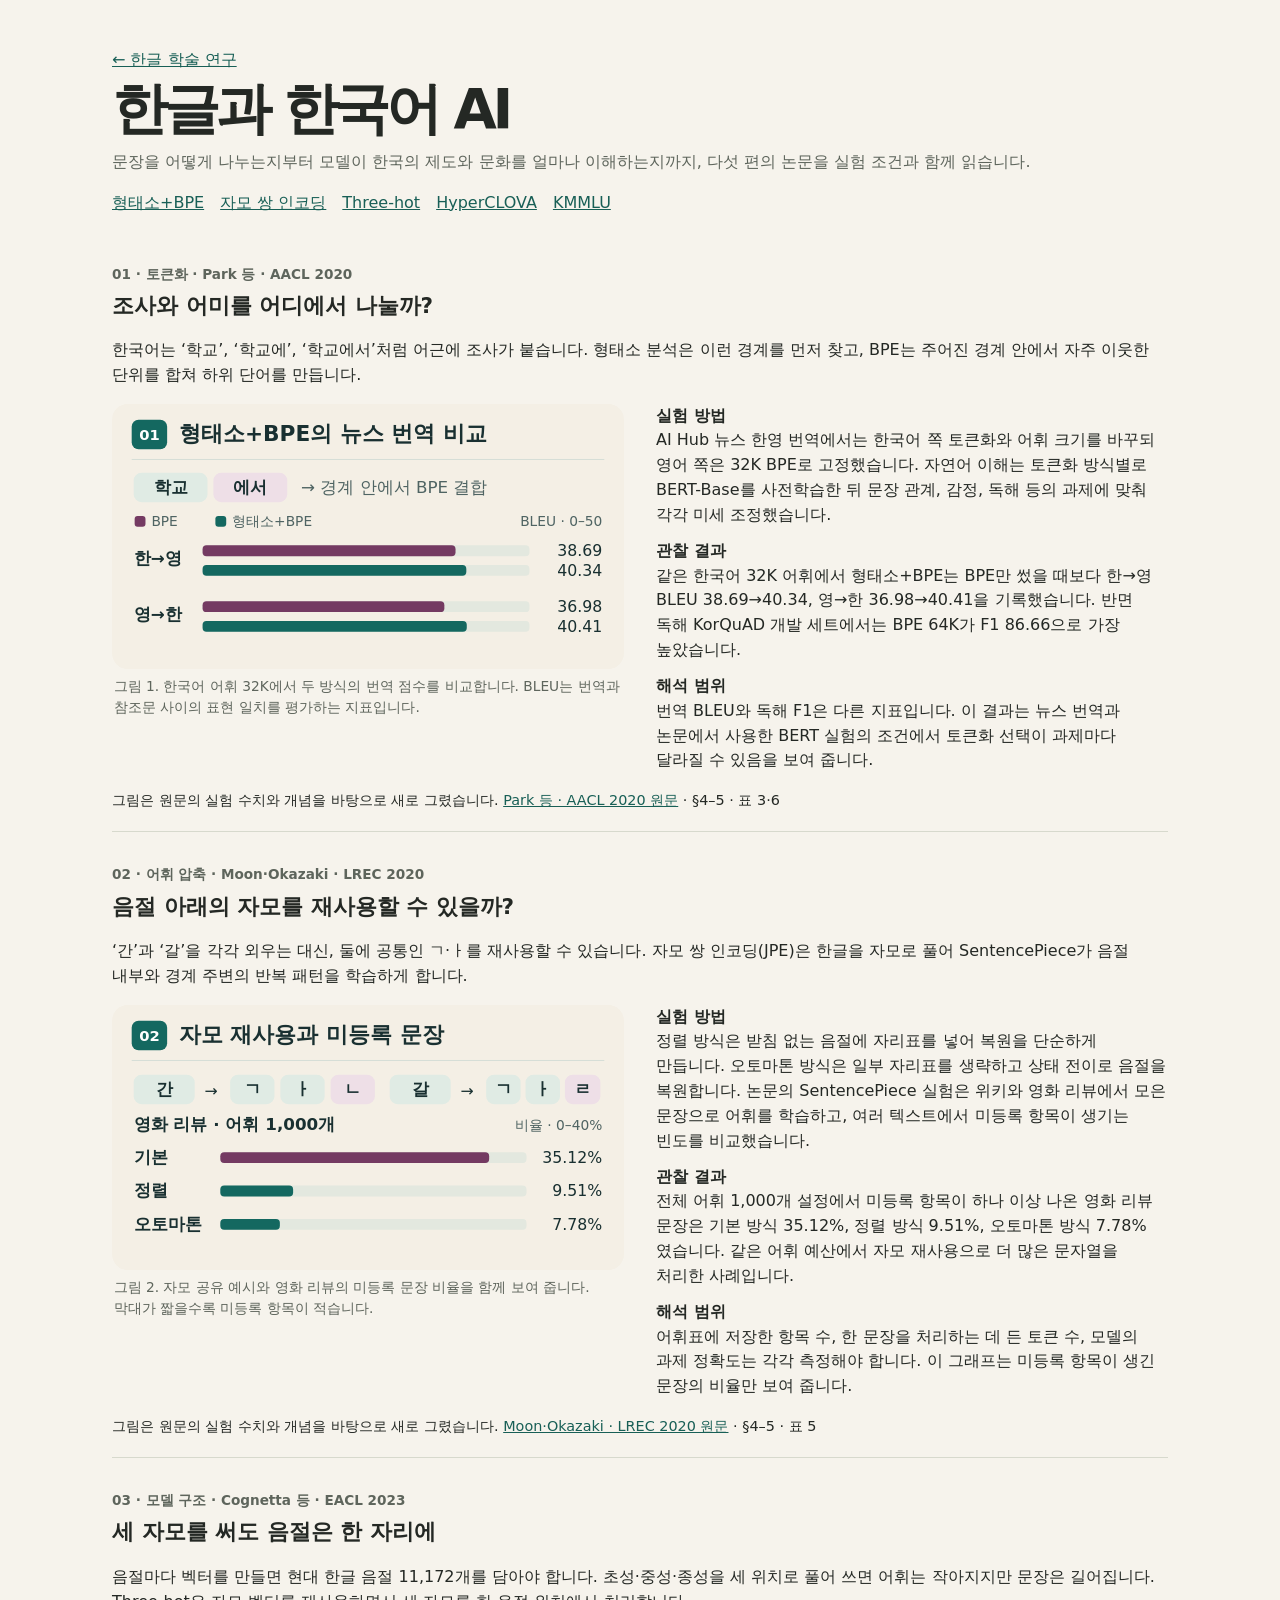
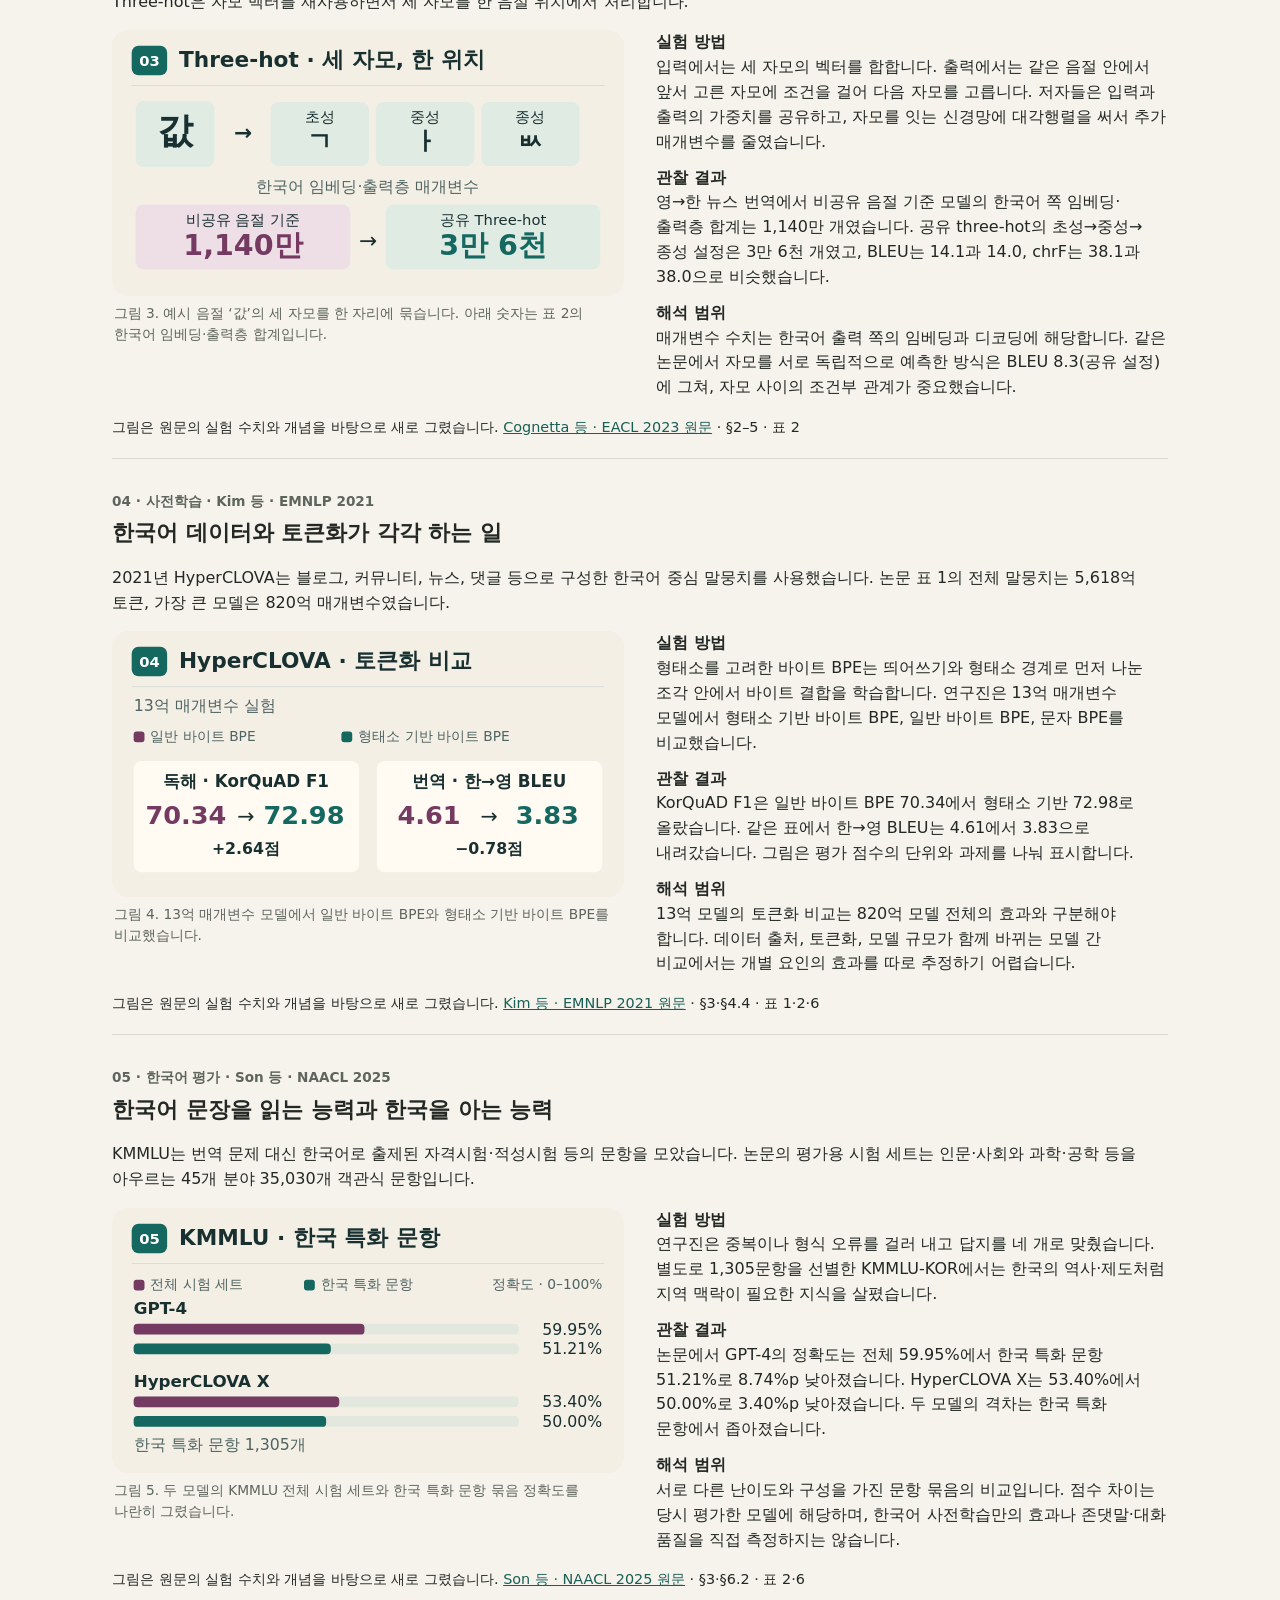
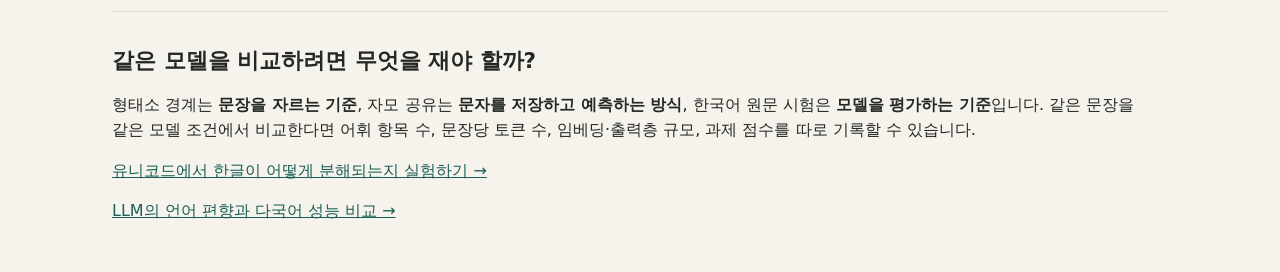
<file: ai-research.html>
<!doctype html>
<html lang="ko">
<head>
  <meta charset="utf-8">
  <meta name="viewport" content="width=device-width, initial-scale=1">
  <meta name="description" content="한국어 AI와 한글 토큰화에 관한 논문 다섯 편의 방법과 실험 결과를 그림으로 읽습니다.">
  <title>한글과 한국어 AI · 논문 깊이 읽기</title>
  <link rel="stylesheet" href="styles.css">
</head>
<body>
<main class="research ai-papers">
  <header>
    <a href="research.html#ai">← 한글 학술 연구</a>
    <h1>한글과 한국어 AI</h1>
    <p class="intro">문장을 어떻게 나누는지부터 모델이 한국의 제도와 문화를 얼마나 이해하는지까지, 다섯 편의 논문을 실험 조건과 함께 읽습니다.</p>
    <nav class="page-nav" aria-label="논문 목차">
      <a href="#park">형태소+BPE</a><a href="#jpe">자모 쌍 인코딩</a><a href="#threehot">Three-hot</a><a href="#hyperclova">HyperCLOVA</a><a href="#kmmlu">KMMLU</a>
    </nav>
  </header>

  <article class="principles ai-paper" aria-labelledby="park">
    <header>
      <p class="ai-paper-kicker">01 · 토큰화 · Park 등 · AACL 2020</p>
      <h2 id="park">조사와 어미를 어디에서 나눌까?</h2>
    </header>
    <p>한국어는 ‘학교’, ‘학교에’, ‘학교에서’처럼 어근에 조사가 붙습니다. 형태소 분석은 이런 경계를 먼저 찾고, BPE는 주어진 경계 안에서 자주 이웃한 단위를 합쳐 하위 단어를 만듭니다.</p>
    <div class="ai-paper-grid">
      <figure>
        <img src="ai-park.svg" width="520" height="270" alt="형태소 경계 예시 학교와 에서. BPE와 형태소+BPE의 한영 BLEU는 38.69와 40.34, 영한은 36.98과 40.41.">
        <figcaption>그림 1. 한국어 어휘 32K에서 두 방식의 번역 점수를 비교합니다. BLEU는 번역과 참조문 사이의 표현 일치를 평가하는 지표입니다.</figcaption>
      </figure>
      <dl>
        <div><dt>실험 방법</dt><dd>AI Hub 뉴스 한영 번역에서는 한국어 쪽 토큰화와 어휘 크기를 바꾸되 영어 쪽은 32K BPE로 고정했습니다. 자연어 이해는 토큰화 방식별로 BERT-Base를 사전학습한 뒤 문장 관계, 감정, 독해 등의 과제에 맞춰 각각 미세 조정했습니다.</dd></div>
        <div><dt>관찰 결과</dt><dd>같은 한국어 32K 어휘에서 형태소+BPE는 BPE만 썼을 때보다 한→영 BLEU 38.69→40.34, 영→한 36.98→40.41을 기록했습니다. 반면 독해 KorQuAD 개발 세트에서는 BPE 64K가 F1 86.66으로 가장 높았습니다.</dd></div>
        <div><dt>해석 범위</dt><dd>번역 BLEU와 독해 F1은 다른 지표입니다. 이 결과는 뉴스 번역과 논문에서 사용한 BERT 실험의 조건에서 토큰화 선택이 과제마다 달라질 수 있음을 보여 줍니다.</dd></div>
      </dl>
    </div>
    <p class="sources">그림은 원문의 실험 수치와 개념을 바탕으로 새로 그렸습니다. <a href="https://aclanthology.org/2020.aacl-main.17/">Park 등 · AACL 2020 원문</a> · §4–5 · 표 3·6</p>
  </article>

  <article class="principles ai-paper" aria-labelledby="jpe">
    <header>
      <p class="ai-paper-kicker">02 · 어휘 압축 · Moon·Okazaki · LREC 2020</p>
      <h2 id="jpe">음절 아래의 자모를 재사용할 수 있을까?</h2>
    </header>
    <p>‘간’과 ‘갈’을 각각 외우는 대신, 둘에 공통인 ㄱ·ㅏ를 재사용할 수 있습니다. 자모 쌍 인코딩(JPE)은 한글을 자모로 풀어 SentencePiece가 음절 내부와 경계 주변의 반복 패턴을 학습하게 합니다.</p>
    <div class="ai-paper-grid">
      <figure>
        <img src="ai-jpe.svg" width="520" height="270" alt="간과 갈은 초성 ㄱ과 중성 ㅏ를 공유. 영화 리뷰 미등록 문장 비율은 기본 35.12%, 정렬 9.51%, 오토마톤 7.78%.">
        <figcaption>그림 2. 자모 공유 예시와 영화 리뷰의 미등록 문장 비율을 함께 보여 줍니다. 막대가 짧을수록 미등록 항목이 적습니다.</figcaption>
      </figure>
      <dl>
        <div><dt>실험 방법</dt><dd>정렬 방식은 받침 없는 음절에 자리표를 넣어 복원을 단순하게 만듭니다. 오토마톤 방식은 일부 자리표를 생략하고 상태 전이로 음절을 복원합니다. 논문의 SentencePiece 실험은 위키와 영화 리뷰에서 모은 문장으로 어휘를 학습하고, 여러 텍스트에서 미등록 항목이 생기는 빈도를 비교했습니다.</dd></div>
        <div><dt>관찰 결과</dt><dd>전체 어휘 1,000개 설정에서 미등록 항목이 하나 이상 나온 영화 리뷰 문장은 기본 방식 35.12%, 정렬 방식 9.51%, 오토마톤 방식 7.78%였습니다. 같은 어휘 예산에서 자모 재사용으로 더 많은 문자열을 처리한 사례입니다.</dd></div>
        <div><dt>해석 범위</dt><dd>어휘표에 저장한 항목 수, 한 문장을 처리하는 데 든 토큰 수, 모델의 과제 정확도는 각각 측정해야 합니다. 이 그래프는 미등록 항목이 생긴 문장의 비율만 보여 줍니다.</dd></div>
      </dl>
    </div>
    <p class="sources">그림은 원문의 실험 수치와 개념을 바탕으로 새로 그렸습니다. <a href="https://aclanthology.org/2020.lrec-1.429/">Moon·Okazaki · LREC 2020 원문</a> · §4–5 · 표 5</p>
  </article>

  <article class="principles ai-paper" aria-labelledby="threehot">
    <header>
      <p class="ai-paper-kicker">03 · 모델 구조 · Cognetta 등 · EACL 2023</p>
      <h2 id="threehot">세 자모를 써도 음절은 한 자리에</h2>
    </header>
    <p>음절마다 벡터를 만들면 현대 한글 음절 11,172개를 담아야 합니다. 초성·중성·종성을 세 위치로 풀어 쓰면 어휘는 작아지지만 문장은 길어집니다. Three-hot은 자모 벡터를 재사용하면서 세 자모를 한 음절 위치에서 처리합니다.</p>
    <div class="ai-paper-grid">
      <figure>
        <img src="ai-threehot.svg" width="520" height="270" alt="값을 초성 ㄱ, 중성 ㅏ, 종성 ㅄ으로 한 위치에 묶음. 음절 방식 1,140만, 공유 three-hot 3만 6천 매개변수.">
        <figcaption>그림 3. 예시 음절 ‘값’의 세 자모를 한 자리에 묶습니다. 아래 숫자는 표 2의 한국어 임베딩·출력층 합계입니다.</figcaption>
      </figure>
      <dl>
        <div><dt>실험 방법</dt><dd>입력에서는 세 자모의 벡터를 합합니다. 출력에서는 같은 음절 안에서 앞서 고른 자모에 조건을 걸어 다음 자모를 고릅니다. 저자들은 입력과 출력의 가중치를 공유하고, 자모를 잇는 신경망에 대각행렬을 써서 추가 매개변수를 줄였습니다.</dd></div>
        <div><dt>관찰 결과</dt><dd>영→한 뉴스 번역에서 비공유 음절 기준 모델의 한국어 쪽 임베딩·출력층 합계는 1,140만 개였습니다. 공유 three-hot의 초성→중성→종성 설정은 3만 6천 개였고, BLEU는 14.1과 14.0, chrF는 38.1과 38.0으로 비슷했습니다.</dd></div>
        <div><dt>해석 범위</dt><dd>매개변수 수치는 한국어 출력 쪽의 임베딩과 디코딩에 해당합니다. 같은 논문에서 자모를 서로 독립적으로 예측한 방식은 BLEU 8.3(공유 설정)에 그쳐, 자모 사이의 조건부 관계가 중요했습니다.</dd></div>
      </dl>
    </div>
    <p class="sources">그림은 원문의 실험 수치와 개념을 바탕으로 새로 그렸습니다. <a href="https://aclanthology.org/2023.eacl-main.172/">Cognetta 등 · EACL 2023 원문</a> · §2–5 · 표 2</p>
  </article>

  <article class="principles ai-paper" aria-labelledby="hyperclova">
    <header>
      <p class="ai-paper-kicker">04 · 사전학습 · Kim 등 · EMNLP 2021</p>
      <h2 id="hyperclova">한국어 데이터와 토큰화가 각각 하는 일</h2>
    </header>
    <p>2021년 HyperCLOVA는 블로그, 커뮤니티, 뉴스, 댓글 등으로 구성한 한국어 중심 말뭉치를 사용했습니다. 논문 표 1의 전체 말뭉치는 5,618억 토큰, 가장 큰 모델은 820억 매개변수였습니다.</p>
    <div class="ai-paper-grid">
      <figure>
        <img src="ai-hyperclova.svg" width="520" height="270" alt="일반 바이트 BPE 대비 형태소 기반 BPE에서 KorQuAD F1은 70.34에서 72.98, 한국어에서 영어 번역 BLEU는 4.61에서 3.83.">
        <figcaption>그림 4. 13억 매개변수 모델에서 일반 바이트 BPE와 형태소 기반 바이트 BPE를 비교했습니다.</figcaption>
      </figure>
      <dl>
        <div><dt>실험 방법</dt><dd>형태소를 고려한 바이트 BPE는 띄어쓰기와 형태소 경계로 먼저 나눈 조각 안에서 바이트 결합을 학습합니다. 연구진은 13억 매개변수 모델에서 형태소 기반 바이트 BPE, 일반 바이트 BPE, 문자 BPE를 비교했습니다.</dd></div>
        <div><dt>관찰 결과</dt><dd>KorQuAD F1은 일반 바이트 BPE 70.34에서 형태소 기반 72.98로 올랐습니다. 같은 표에서 한→영 BLEU는 4.61에서 3.83으로 내려갔습니다. 그림은 평가 점수의 단위와 과제를 나눠 표시합니다.</dd></div>
        <div><dt>해석 범위</dt><dd>13억 모델의 토큰화 비교는 820억 모델 전체의 효과와 구분해야 합니다. 데이터 출처, 토큰화, 모델 규모가 함께 바뀌는 모델 간 비교에서는 개별 요인의 효과를 따로 추정하기 어렵습니다.</dd></div>
      </dl>
    </div>
    <p class="sources">그림은 원문의 실험 수치와 개념을 바탕으로 새로 그렸습니다. <a href="https://aclanthology.org/2021.emnlp-main.274/">Kim 등 · EMNLP 2021 원문</a> · §3·§4.4 · 표 1·2·6</p>
  </article>

  <article class="principles ai-paper" aria-labelledby="kmmlu">
    <header>
      <p class="ai-paper-kicker">05 · 한국어 평가 · Son 등 · NAACL 2025</p>
      <h2 id="kmmlu">한국어 문장을 읽는 능력과 한국을 아는 능력</h2>
    </header>
    <p>KMMLU는 번역 문제 대신 한국어로 출제된 자격시험·적성시험 등의 문항을 모았습니다. 논문의 평가용 시험 세트는 인문·사회와 과학·공학 등을 아우르는 45개 분야 35,030개 객관식 문항입니다.</p>
    <div class="ai-paper-grid">
      <figure>
        <img src="ai-kmmlu.svg" width="520" height="270" alt="GPT-4 정확도 전체 59.95%, 한국 특화 51.21%. HyperCLOVA X 전체 53.40%, 한국 특화 50.00%.">
        <figcaption>그림 5. 두 모델의 KMMLU 전체 시험 세트와 한국 특화 문항 묶음 정확도를 나란히 그렸습니다.</figcaption>
      </figure>
      <dl>
        <div><dt>실험 방법</dt><dd>연구진은 중복이나 형식 오류를 걸러 내고 답지를 네 개로 맞췄습니다. 별도로 1,305문항을 선별한 KMMLU-KOR에서는 한국의 역사·제도처럼 지역 맥락이 필요한 지식을 살폈습니다.</dd></div>
        <div><dt>관찰 결과</dt><dd>논문에서 GPT-4의 정확도는 전체 59.95%에서 한국 특화 문항 51.21%로 8.74%p 낮아졌습니다. HyperCLOVA X는 53.40%에서 50.00%로 3.40%p 낮아졌습니다. 두 모델의 격차는 한국 특화 문항에서 좁아졌습니다.</dd></div>
        <div><dt>해석 범위</dt><dd>서로 다른 난이도와 구성을 가진 문항 묶음의 비교입니다. 점수 차이는 당시 평가한 모델에 해당하며, 한국어 사전학습만의 효과나 존댓말·대화 품질을 직접 측정하지는 않습니다.</dd></div>
      </dl>
    </div>
    <p class="sources">그림은 원문의 실험 수치와 개념을 바탕으로 새로 그렸습니다. <a href="https://aclanthology.org/2025.naacl-long.206/">Son 등 · NAACL 2025 원문</a> · §3·§6.2 · 표 2·6</p>
  </article>

  <section class="principles" aria-labelledby="compare-ai">
    <h2 id="compare-ai">같은 모델을 비교하려면 무엇을 재야 할까?</h2>
    <p>형태소 경계는 <strong>문장을 자르는 기준</strong>, 자모 공유는 <strong>문자를 저장하고 예측하는 방식</strong>, 한국어 원문 시험은 <strong>모델을 평가하는 기준</strong>입니다. 같은 문장을 같은 모델 조건에서 비교한다면 어휘 항목 수, 문장당 토큰 수, 임베딩·출력층 규모, 과제 점수를 따로 기록할 수 있습니다.</p>
    <p><a href="research.html#keyboard">유니코드에서 한글이 어떻게 분해되는지 실험하기 →</a></p>
    <p><a href="language-bias.html">LLM의 언어 편향과 다국어 성능 비교 →</a></p>
  </section>
</main>
</body>
</html>
</file>
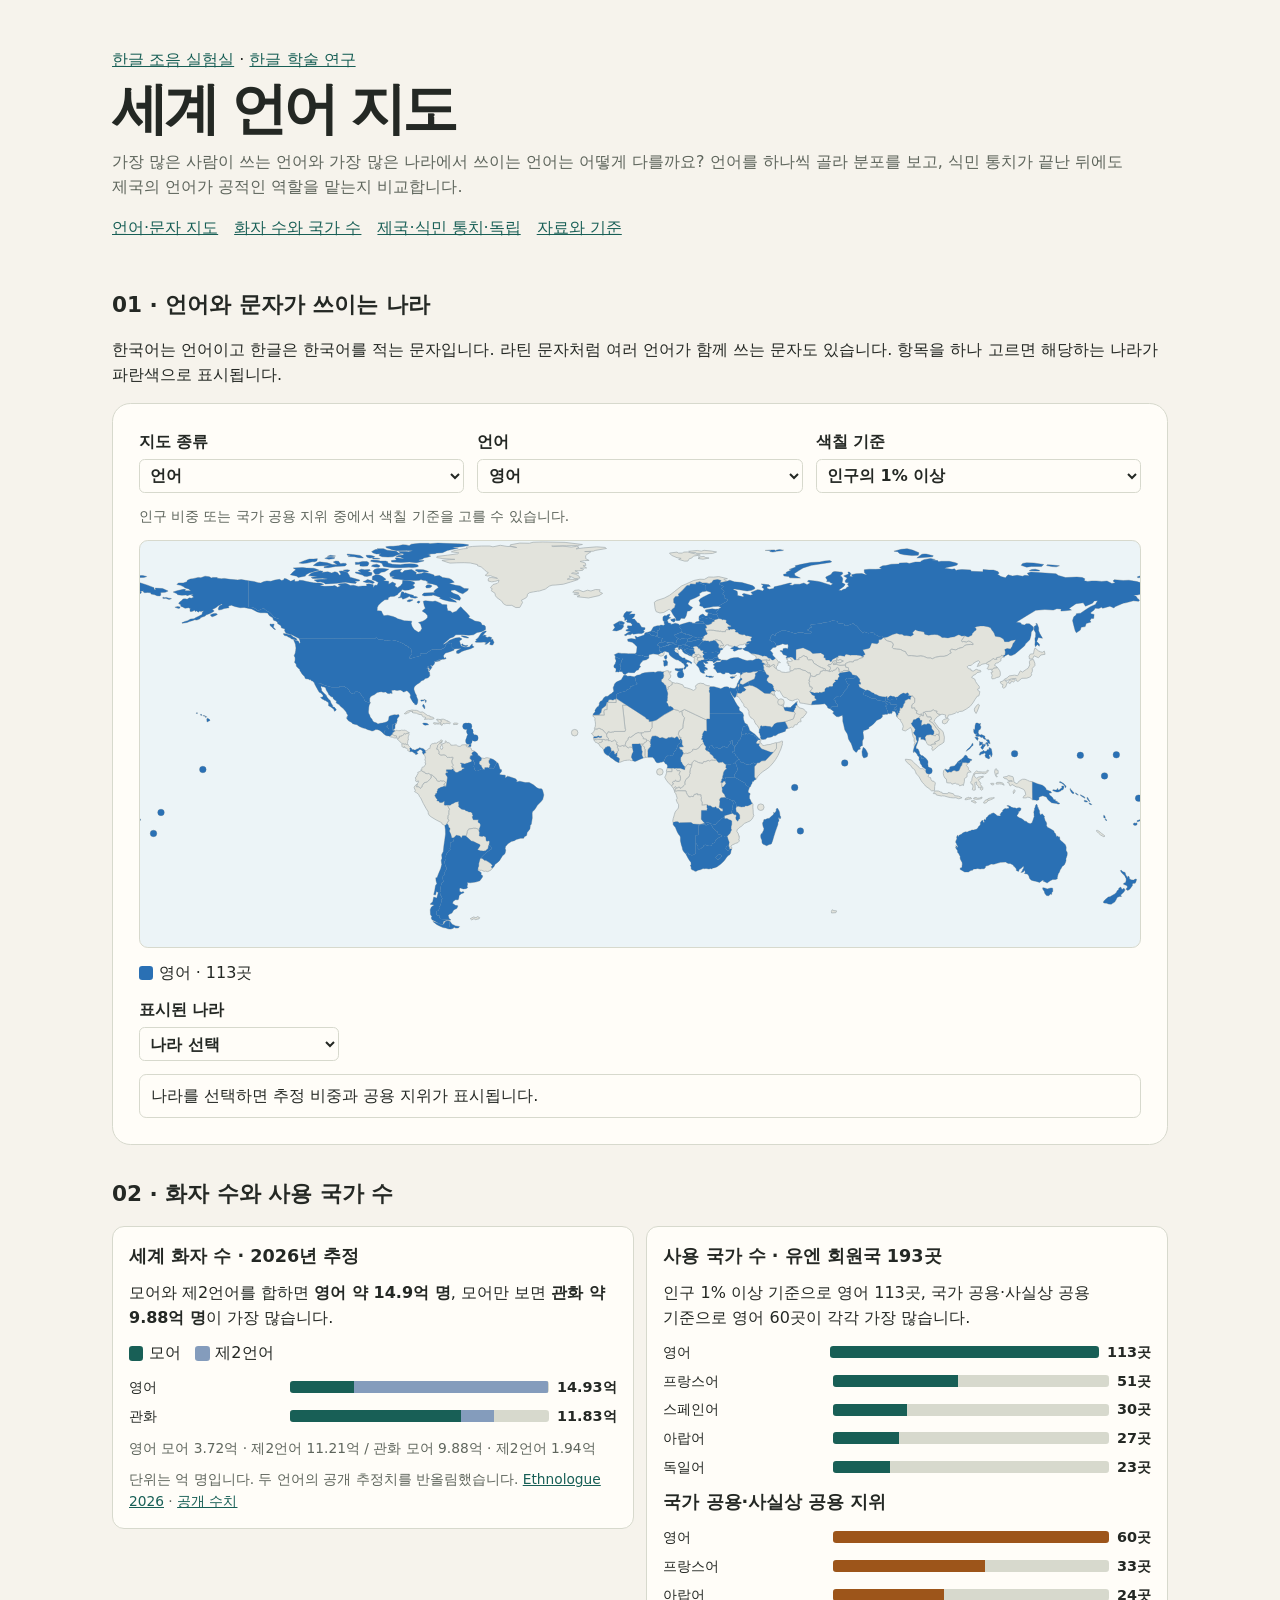
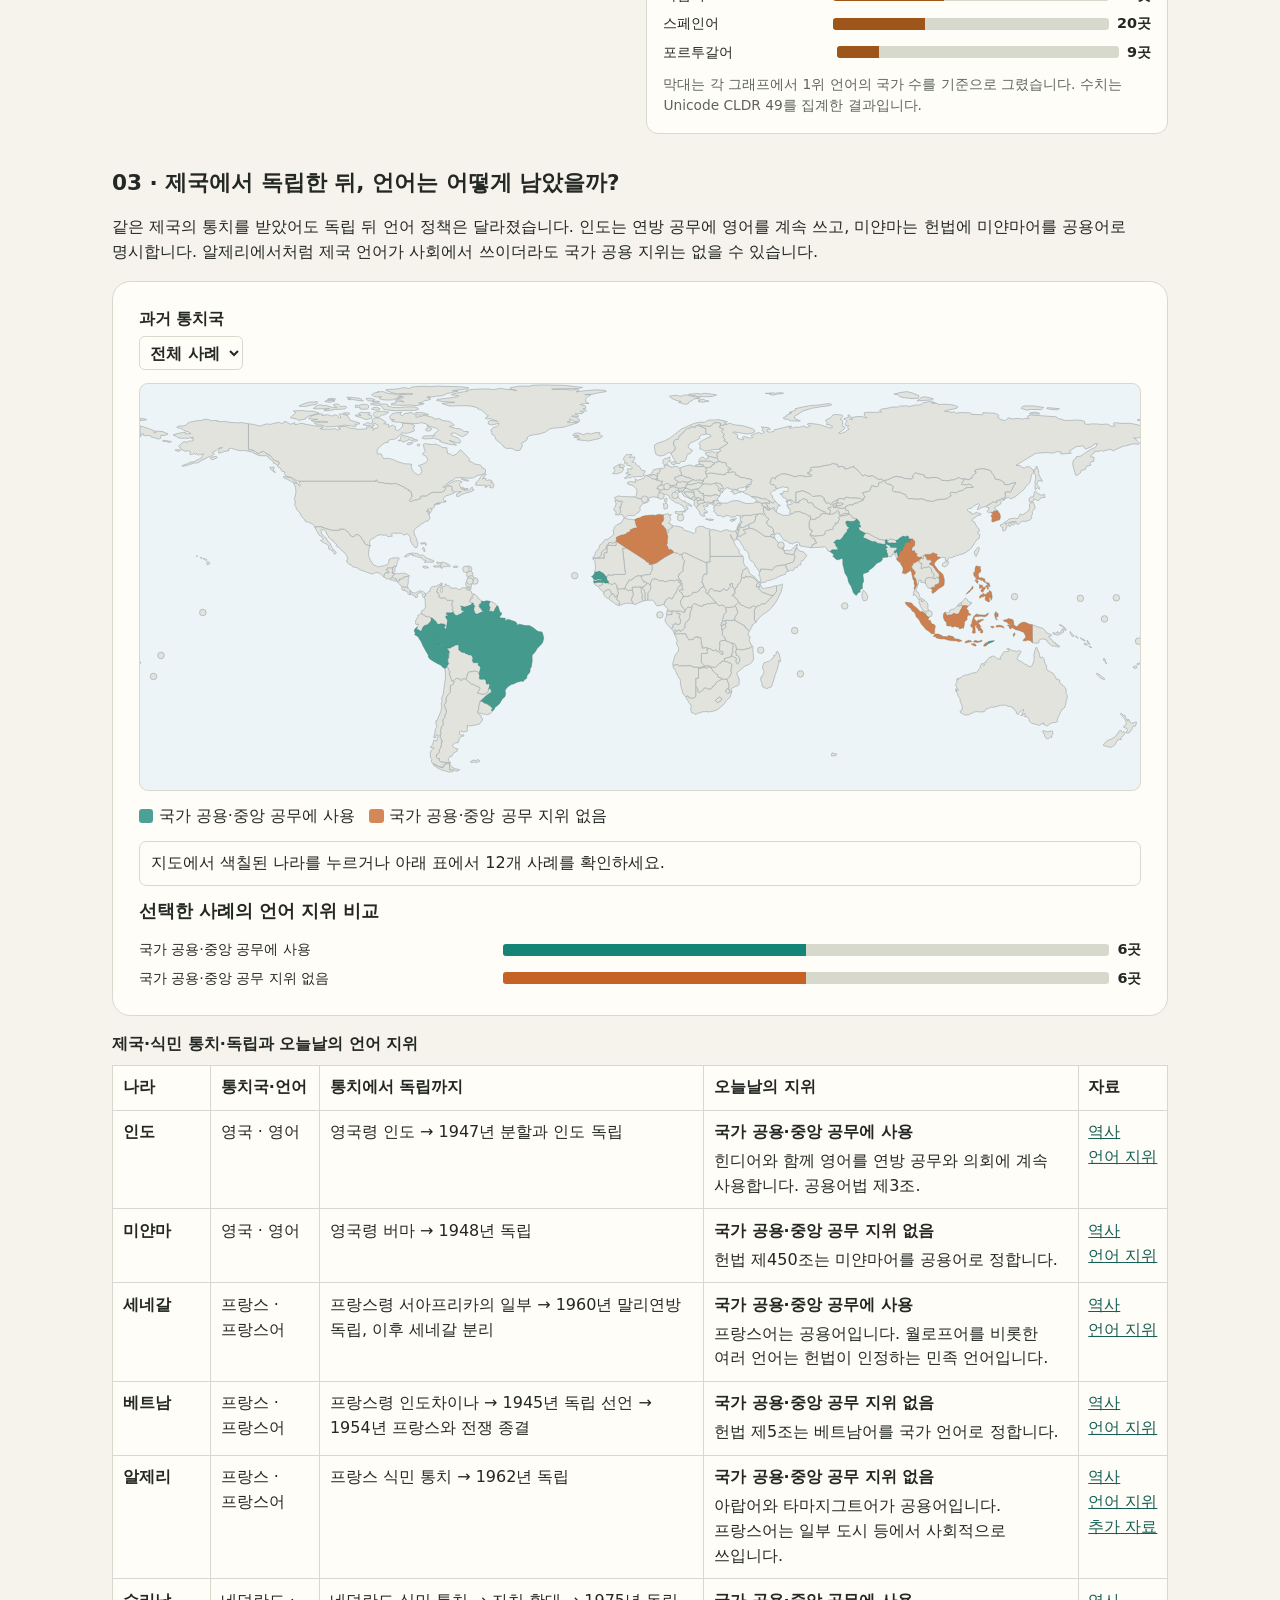
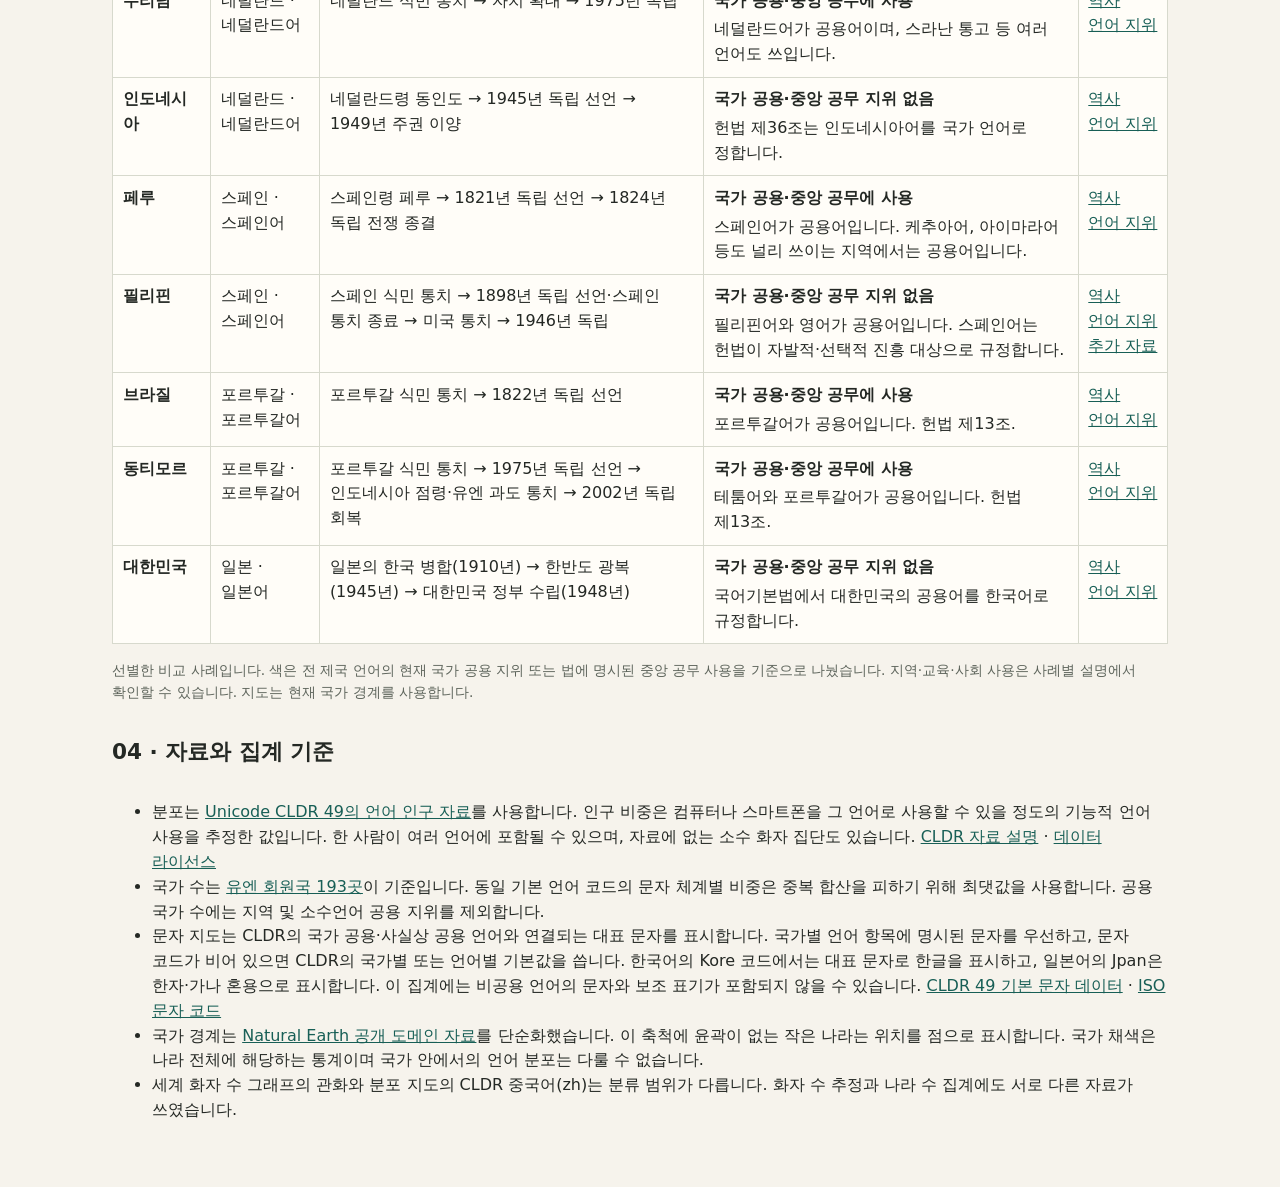
<file: atlas.html>
<!doctype html>
<html lang="ko">
<head>
  <meta charset="utf-8">
  <meta name="viewport" content="width=device-width, initial-scale=1">
  <meta name="description" content="언어와 문자 체계를 따로 골라 국가별 분포를 보고, 화자 수와 독립 뒤 언어 지위를 비교합니다.">
  <title>세계 언어 지도 · 한글 학술 연구</title>
  <link rel="stylesheet" href="styles.css">
  <script defer src="atlas-data.js"></script>
  <script defer src="atlas-scripts.js"></script>
  <script defer src="atlas.js?v=language-and-script"></script>
</head>
<body>
<main class="research atlas">
  <header>
    <p><a href="index.html">한글 조음 실험실</a> · <a href="research.html#families">한글 학술 연구</a></p>
    <h1>세계 언어 지도</h1>
    <p class="intro">가장 많은 사람이 쓰는 언어와 가장 많은 나라에서 쓰이는 언어는 어떻게 다를까요? 언어를 하나씩 골라 분포를 보고, 식민 통치가 끝난 뒤에도 제국의 언어가 공적인 역할을 맡는지 비교합니다.</p>
    <nav class="page-nav" aria-label="세계 언어 지도 목차">
      <a href="#distribution">언어·문자 지도</a><a href="#rankings">화자 수와 국가 수</a><a href="#colonies">제국·식민 통치·독립</a><a href="#atlas-method">자료와 기준</a>
    </nav>
  </header>
  <noscript><p>지도를 조작하고 순위를 보려면 JavaScript를 켜 주세요.</p></noscript>

  <section class="principles" aria-labelledby="distribution">
    <h2 id="distribution">01 · 언어와 문자가 쓰이는 나라</h2>
    <p>한국어는 언어이고 한글은 한국어를 적는 문자입니다. 라틴 문자처럼 여러 언어가 함께 쓰는 문자도 있습니다. 항목을 하나 고르면 해당하는 나라가 파란색으로 표시됩니다.</p>
    <div class="studio atlas-panel">
      <div class="atlas-controls">
        <label>지도 종류<select id="atlas-map-kind">
          <option value="language">언어</option><option value="script">문자 체계</option>
        </select></label>
        <label id="atlas-language-control">언어<select id="atlas-language"></select></label>
        <label id="atlas-script-control" hidden>문자 체계<select id="atlas-script"></select></label>
        <label id="atlas-criterion-control">색칠 기준<select id="atlas-criterion">
          <option value="1">인구의 1% 이상</option><option value="0.1">인구의 0.1% 이상</option><option value="5">인구의 5% 이상</option>
          <option value="official">국가 공용·사실상 공용</option>
        </select></label>
      </div>
      <p id="atlas-map-basis" class="source-note"></p>
      <svg id="atlas-language-map" class="atlas-map" viewBox="0 0 720 292" role="img" aria-label="선택한 언어 또는 문자의 국가별 분포"></svg>
      <ul class="atlas-legend" id="atlas-language-legend" aria-label="선택한 항목과 국가 수" aria-live="polite"></ul>
      <label class="atlas-country-label">표시된 나라<select id="atlas-country"></select></label>
      <div id="atlas-country-detail" class="atlas-detail" aria-live="polite"></div>
    </div>
  </section>

  <section class="principles" aria-labelledby="rankings">
    <h2 id="rankings">02 · 화자 수와 사용 국가 수</h2>
    <div class="atlas-charts">
      <article class="studio atlas-panel">
        <h3>세계 화자 수 · 2026년 추정</h3>
        <p>모어와 제2언어를 합하면 <strong>영어 약 14.9억 명</strong>, 모어만 보면 <strong>관화 약 9.88억 명</strong>이 가장 많습니다.</p>
        <ul class="atlas-legend"><li><span class="atlas-swatch speaker-native"></span>모어</li><li><span class="atlas-swatch speaker-second"></span>제2언어</li></ul>
        <ul id="atlas-speakers" class="atlas-bars" aria-label="영어와 관화의 모어 및 제2언어 화자 수"></ul>
        <p class="source-note">단위는 억 명입니다. 두 언어의 공개 추정치를 반올림했습니다. <a href="https://shop.ethnologue.com/products/2026-ethnologue-200">Ethnologue 2026</a> · <a href="https://qz.com/most-spoken-languages-in-the-world-2026">공개 수치</a></p>
      </article>
      <article class="studio atlas-panel">
        <h3>사용 국가 수 · 유엔 회원국 193곳</h3>
        <p id="atlas-rank-summary" aria-live="polite"></p>
        <ul id="atlas-usage-ranks" class="atlas-bars" aria-label="선택한 인구 비중 기준 상위 언어"></ul>
        <h3>국가 공용·사실상 공용 지위</h3>
        <ul id="atlas-official-ranks" class="atlas-bars" aria-label="국가 공용 및 사실상 공용 지위 기준 상위 언어"></ul>
        <p class="source-note">막대는 각 그래프에서 1위 언어의 국가 수를 기준으로 그렸습니다. 수치는 Unicode CLDR 49를 집계한 결과입니다.</p>
      </article>
    </div>
  </section>

  <section class="principles" aria-labelledby="colonies">
    <h2 id="colonies">03 · 제국에서 독립한 뒤, 언어는 어떻게 남았을까?</h2>
    <p>같은 제국의 통치를 받았어도 독립 뒤 언어 정책은 달라졌습니다. 인도는 연방 공무에 영어를 계속 쓰고, 미얀마는 헌법에 미얀마어를 공용어로 명시합니다. 알제리에서처럼 제국 언어가 사회에서 쓰이더라도 국가 공용 지위는 없을 수 있습니다.</p>
    <div class="studio atlas-panel">
      <label class="atlas-country-label">과거 통치국<select id="atlas-empire"></select></label>
      <svg id="atlas-history-map" class="atlas-map" viewBox="0 0 720 292" role="img" aria-label="식민 통치와 독립 사례 및 현재 언어의 공적 지위"></svg>
      <ul id="atlas-history-legend" class="atlas-legend" aria-live="polite"></ul>
      <div id="atlas-history-detail" class="atlas-detail" aria-live="polite">지도에서 색칠된 나라를 누르면 독립과 언어 지위가 표시됩니다. 아래 표에서도 같은 내용을 확인할 수 있습니다.</div>
      <h3>선택한 사례의 언어 지위 비교</h3>
      <ul id="atlas-history-bars" class="atlas-bars" aria-label="국가 공적 지위가 있는 사례와 없는 사례의 수"></ul>
    </div>
    <div class="research-table-wrap">
      <table class="research-table atlas-history-table" role="table">
        <caption>제국·식민 통치·독립과 오늘날의 언어 지위</caption>
        <thead><tr><th scope="col">나라</th><th scope="col">통치국·언어</th><th scope="col">통치에서 독립까지</th><th scope="col">오늘날의 지위</th><th scope="col">자료</th></tr></thead>
        <tbody id="atlas-history-rows"></tbody>
      </table>
    </div>
    <p class="source-note">선별한 비교 사례입니다. 색은 전 제국 언어의 현재 국가 공용 지위 또는 법에 명시된 중앙 공무 사용을 기준으로 나눴습니다. 지역·교육·사회 사용은 사례별 설명에서 확인할 수 있습니다. 지도는 현재 국가 경계를 사용합니다.</p>
  </section>

  <section class="principles" aria-labelledby="atlas-method">
    <h2 id="atlas-method">04 · 자료와 집계 기준</h2>
    <ul>
      <li>분포는 <a href="https://github.com/unicode-org/cldr-json/blob/49.0.0/cldr-json/cldr-core/supplemental/territoryInfo.json">Unicode CLDR 49의 언어 인구 자료</a>를 사용합니다. 인구 비중은 컴퓨터나 스마트폰을 그 언어로 사용할 수 있을 정도의 기능적 언어 사용을 추정한 값입니다. 한 사람이 여러 언어에 포함될 수 있으며, 자료에 없는 소수 화자 집단도 있습니다. <a href="https://unicode.org/reports/tr35/tr35-info.html#Territory_Information">CLDR 자료 설명</a> · <a href="UNICODE-LICENSE.txt">데이터 라이선스</a></li>
      <li>국가 수는 <a href="https://www.un.org/en/about-us/member-states">유엔 회원국 193곳</a>이 기준입니다. 동일 기본 언어 코드의 문자 체계별 비중은 중복 합산을 피하기 위해 최댓값을 사용합니다. 공용 국가 수에는 지역 및 소수언어 공용 지위를 제외합니다.</li>
      <li>문자 지도는 CLDR의 국가 공용·사실상 공용 언어와 연결되는 대표 문자를 표시합니다. 국가별 언어 항목에 명시된 문자를 우선하고, 문자 코드가 비어 있으면 CLDR의 국가별 또는 언어별 기본값을 씁니다. 한국어의 Kore 코드에서는 대표 문자로 한글을 표시하고, 일본어의 Jpan은 한자·가나 혼용으로 표시합니다. 이 집계에는 비공용 언어의 문자와 보조 표기가 포함되지 않을 수 있습니다. <a href="https://github.com/unicode-org/cldr-json/blob/49.0.0/cldr-json/cldr-core/supplemental/likelySubtags.json">CLDR 49 기본 문자 데이터</a> · <a href="https://www.unicode.org/iso15924/iso15924-en.html">ISO 문자 코드</a></li>
      <li>국가 경계는 <a href="https://www.naturalearthdata.com/about/terms-of-use/">Natural Earth 공개 도메인 자료</a>를 단순화했습니다. 이 축척에 윤곽이 없는 작은 나라는 위치를 점으로 표시합니다. 국가 채색은 나라 전체에 해당하는 통계이며 국가 안에서의 언어 분포는 다룰 수 없습니다.</li>
      <li>세계 화자 수 그래프의 관화와 분포 지도의 CLDR 중국어(zh)는 분류 범위가 다릅니다. 화자 수 추정과 나라 수 집계에도 서로 다른 자료가 쓰였습니다.</li>
    </ul>
  </section>
</main>
</body>
</html>
</file>
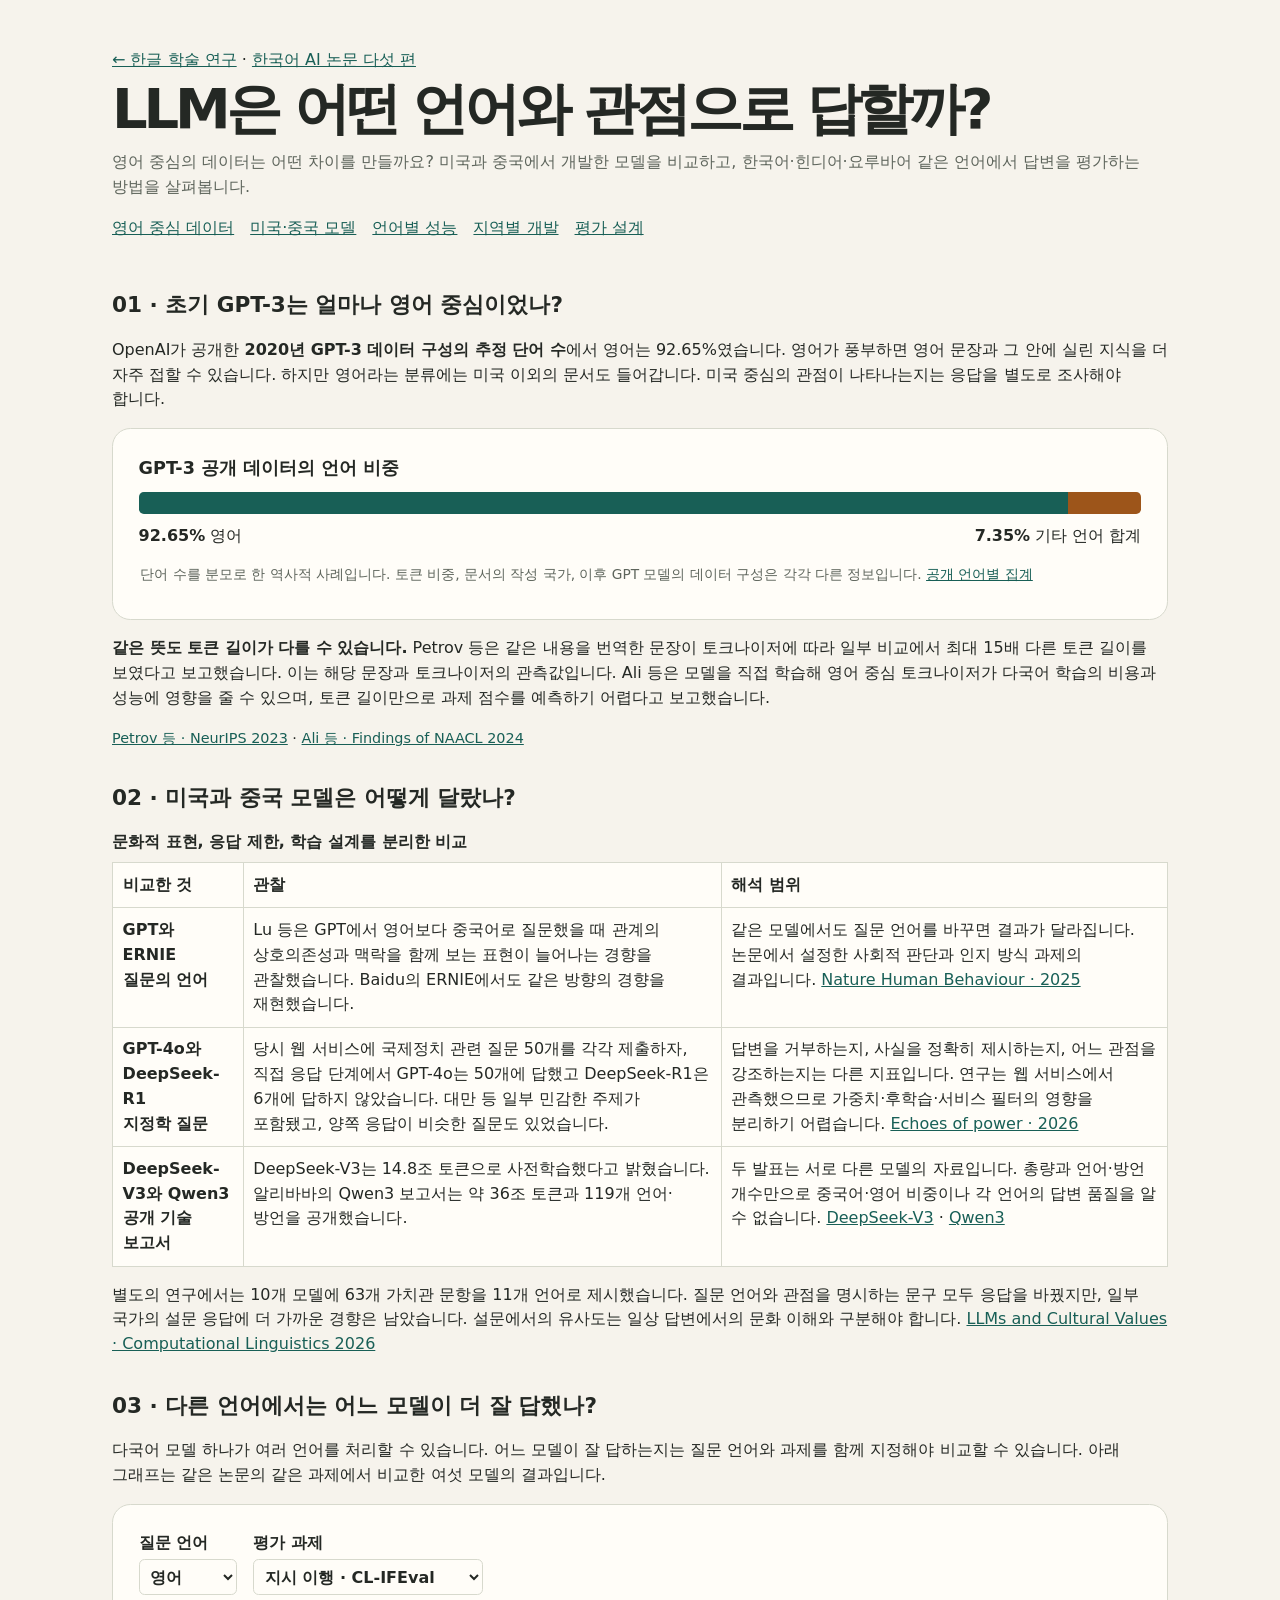
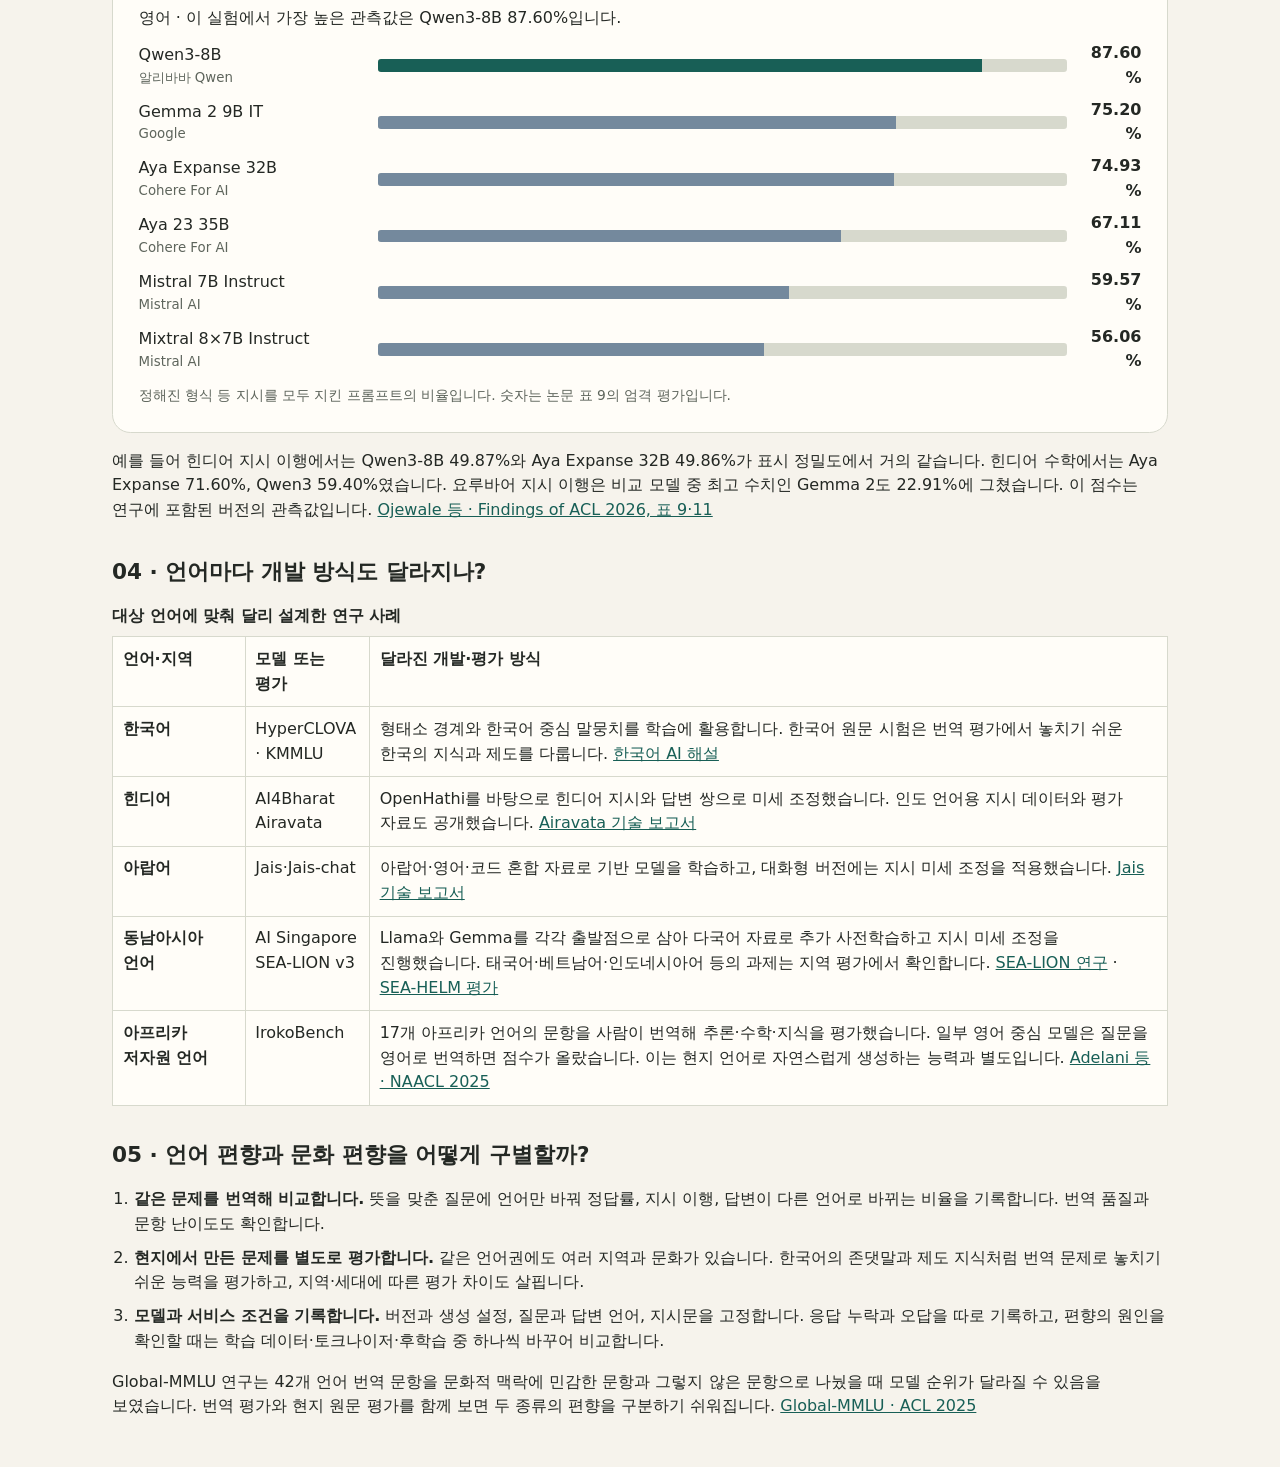
<file: language-bias.html>
<!doctype html>
<html lang="ko">
<head>
  <meta charset="utf-8">
  <meta name="viewport" content="width=device-width, initial-scale=1">
  <meta name="description" content="LLM의 학습 언어 비중, 미국·중국 모델의 문화적 응답, 다국어 평가와 지역 특화 모델을 논문으로 살펴봅니다.">
  <title>LLM의 언어 편향 · 한글 학술 연구</title>
  <link rel="stylesheet" href="styles.css">
  <script defer src="language-bias.js"></script>
</head>
<body>
<main class="research ai-papers">
  <header>
    <p><a href="research.html#ai">← 한글 학술 연구</a> · <a href="ai-research.html">한국어 AI 논문 다섯 편</a></p>
    <h1>LLM은 어떤 언어와 관점으로 답할까?</h1>
    <p class="intro">영어 중심의 데이터는 어떤 차이를 만들까요? 미국과 중국에서 개발한 모델을 비교하고, 한국어·힌디어·요루바어 같은 언어에서 답변을 평가하는 방법을 살펴봅니다.</p>
    <nav class="page-nav" aria-label="언어 편향 연구 목차">
      <a href="#bias-data">영어 중심 데이터</a><a href="#bias-culture">미국·중국 모델</a><a href="#bias-scores">언어별 성능</a><a href="#bias-development">지역별 개발</a><a href="#bias-evaluation">평가 설계</a>
    </nav>
  </header>

  <section class="principles" aria-labelledby="bias-data">
    <h2 id="bias-data">01 · 초기 GPT-3는 얼마나 영어 중심이었나?</h2>
    <p>OpenAI가 공개한 <strong>2020년 GPT-3 데이터 구성의 추정 단어 수</strong>에서 영어는 92.65%였습니다. 영어가 풍부하면 영어 문장과 그 안에 실린 지식을 더 자주 접할 수 있습니다. 하지만 영어라는 분류에는 미국 이외의 문서도 들어갑니다. 미국 중심의 관점이 나타나는지는 응답을 별도로 조사해야 합니다.</p>
    <figure class="studio bias-figure">
      <h3>GPT-3 공개 데이터의 언어 비중</h3>
      <div class="bias-share" aria-hidden="true"><span style="width:92.65%"></span><span style="width:7.35%"></span></div>
      <div class="bias-share-labels"><span><strong>92.65%</strong> 영어</span><span><strong>7.35%</strong> 기타 언어 합계</span></div>
      <figcaption class="source-note">단어 수를 분모로 한 역사적 사례입니다. 토큰 비중, 문서의 작성 국가, 이후 GPT 모델의 데이터 구성은 각각 다른 정보입니다. <a href="https://github.com/openai/gpt-3/blob/master/dataset_statistics/languages_by_word_count.csv">공개 언어별 집계</a></figcaption>
    </figure>
    <p><strong>같은 뜻도 토큰 길이가 다를 수 있습니다.</strong> Petrov 등은 같은 내용을 번역한 문장이 토크나이저에 따라 일부 비교에서 최대 15배 다른 토큰 길이를 보였다고 보고했습니다. 이는 해당 문장과 토크나이저의 관측값입니다. Ali 등은 모델을 직접 학습해 영어 중심 토크나이저가 다국어 학습의 비용과 성능에 영향을 줄 수 있으며, 토큰 길이만으로 과제 점수를 예측하기 어렵다고 보고했습니다.</p>
    <p class="sources"><a href="https://arxiv.org/abs/2305.15425">Petrov 등 · NeurIPS 2023</a> · <a href="https://aclanthology.org/2024.findings-naacl.247/">Ali 등 · Findings of NAACL 2024</a></p>
  </section>

  <section class="principles" aria-labelledby="bias-culture">
    <h2 id="bias-culture">02 · 미국과 중국 모델은 어떻게 달랐나?</h2>
    <div class="research-table-wrap">
      <table class="research-table" role="table">
        <caption>문화적 표현, 응답 제한, 학습 설계를 분리한 비교</caption>
        <thead><tr><th scope="col">비교한 것</th><th scope="col">관찰</th><th scope="col">해석 범위</th></tr></thead>
        <tbody>
          <tr><th scope="row">GPT와 ERNIE<br>질문의 언어</th><td>Lu 등은 GPT에서 영어보다 중국어로 질문했을 때 관계의 상호의존성과 맥락을 함께 보는 표현이 늘어나는 경향을 관찰했습니다. Baidu의 ERNIE에서도 같은 방향의 경향을 재현했습니다.</td><td>같은 모델에서도 질문 언어를 바꾸면 결과가 달라집니다. 논문에서 설정한 사회적 판단과 인지 방식 과제의 결과입니다. <a href="https://doi.org/10.1038/s41562-025-02242-1">Nature Human Behaviour · 2025</a></td></tr>
          <tr><th scope="row">GPT-4o와 DeepSeek-R1<br>지정학 질문</th><td>당시 웹 서비스에 국제정치 관련 질문 50개를 각각 제출하자, 직접 응답 단계에서 GPT-4o는 50개에 답했고 DeepSeek-R1은 6개에 답하지 않았습니다. 대만 등 일부 민감한 주제가 포함됐고, 양쪽 응답이 비슷한 질문도 있었습니다.</td><td>답변을 거부하는지, 사실을 정확히 제시하는지, 어느 관점을 강조하는지는 다른 지표입니다. 연구는 웹 서비스에서 관측했으므로 가중치·후학습·서비스 필터의 영향을 분리하기 어렵습니다. <a href="https://doi.org/10.1057/s41599-026-06577-6">Echoes of power · 2026</a></td></tr>
          <tr><th scope="row">DeepSeek-V3와 Qwen3<br>공개 기술 보고서</th><td>DeepSeek-V3는 14.8조 토큰으로 사전학습했다고 밝혔습니다. 알리바바의 Qwen3 보고서는 약 36조 토큰과 119개 언어·방언을 공개했습니다.</td><td>두 발표는 서로 다른 모델의 자료입니다. 총량과 언어·방언 개수만으로 중국어·영어 비중이나 각 언어의 답변 품질을 알 수 없습니다. <a href="https://arxiv.org/abs/2412.19437">DeepSeek-V3</a> · <a href="https://arxiv.org/abs/2505.09388">Qwen3</a></td></tr>
        </tbody>
      </table>
    </div>
    <p>별도의 연구에서는 10개 모델에 63개 가치관 문항을 11개 언어로 제시했습니다. 질문 언어와 관점을 명시하는 문구 모두 응답을 바꿨지만, 일부 국가의 설문 응답에 더 가까운 경향은 남았습니다. 설문에서의 유사도는 일상 답변에서의 문화 이해와 구분해야 합니다. <a href="https://aclanthology.org/2026.cl-2.2/">LLMs and Cultural Values · Computational Linguistics 2026</a></p>
  </section>

  <section class="principles" aria-labelledby="bias-scores">
    <h2 id="bias-scores">03 · 다른 언어에서는 어느 모델이 더 잘 답했나?</h2>
    <p>다국어 모델 하나가 여러 언어를 처리할 수 있습니다. 어느 모델이 잘 답하는지는 질문 언어와 과제를 함께 지정해야 비교할 수 있습니다. 아래 그래프는 같은 논문의 같은 과제에서 비교한 여섯 모델의 결과입니다.</p>
    <div class="studio bias-figure">
      <div class="bias-controls">
        <label>질문 언어<select id="bias-language">
          <option value="0">영어</option><option value="1">프랑스어</option><option value="2">스페인어</option><option value="3">아랍어</option><option value="4">힌디어</option><option value="5">요루바어</option>
        </select></label>
        <label>평가 과제<select id="bias-task">
          <option value="instructions">지시 이행 · CL-IFEval</option><option value="math">수학 추론 · CL-GSMSym</option>
        </select></label>
      </div>
      <p id="bias-summary" aria-live="polite"></p>
      <ul id="bias-chart" class="bias-bars" aria-label="선택한 언어와 과제의 모델별 점수"></ul>
      <p id="bias-metric" class="source-note"></p>
      <noscript><p>언어와 과제를 바꾸려면 JavaScript를 켜 주세요. 전체 수치는 아래 논문의 표 9·11에서 볼 수 있습니다.</p></noscript>
    </div>
    <p>예를 들어 힌디어 지시 이행에서는 Qwen3-8B 49.87%와 Aya Expanse 32B 49.86%가 표시 정밀도에서 거의 같습니다. 힌디어 수학에서는 Aya Expanse 71.60%, Qwen3 59.40%였습니다. 요루바어 지시 이행은 비교 모델 중 최고 수치인 Gemma 2도 22.91%에 그쳤습니다. 이 점수는 연구에 포함된 버전의 관측값입니다. <a href="https://aclanthology.org/2026.findings-acl.1731/">Ojewale 등 · Findings of ACL 2026, 표 9·11</a></p>
  </section>

  <section class="principles" aria-labelledby="bias-development">
    <h2 id="bias-development">04 · 언어마다 개발 방식도 달라지나?</h2>
    <div class="research-table-wrap">
      <table class="research-table" role="table">
        <caption>대상 언어에 맞춰 달리 설계한 연구 사례</caption>
        <thead><tr><th scope="col">언어·지역</th><th scope="col">모델 또는 평가</th><th scope="col">달라진 개발·평가 방식</th></tr></thead>
        <tbody>
          <tr><th scope="row">한국어</th><td>HyperCLOVA · KMMLU</td><td>형태소 경계와 한국어 중심 말뭉치를 학습에 활용합니다. 한국어 원문 시험은 번역 평가에서 놓치기 쉬운 한국의 지식과 제도를 다룹니다. <a href="ai-research.html#hyperclova">한국어 AI 해설</a></td></tr>
          <tr><th scope="row">힌디어</th><td>AI4Bharat Airavata</td><td>OpenHathi를 바탕으로 힌디어 지시와 답변 쌍으로 미세 조정했습니다. 인도 언어용 지시 데이터와 평가 자료도 공개했습니다. <a href="https://arxiv.org/abs/2401.15006">Airavata 기술 보고서</a></td></tr>
          <tr><th scope="row">아랍어</th><td>Jais·Jais-chat</td><td>아랍어·영어·코드 혼합 자료로 기반 모델을 학습하고, 대화형 버전에는 지시 미세 조정을 적용했습니다. <a href="https://arxiv.org/abs/2308.16149">Jais 기술 보고서</a></td></tr>
          <tr><th scope="row">동남아시아 언어</th><td>AI Singapore SEA-LION v3</td><td>Llama와 Gemma를 각각 출발점으로 삼아 다국어 자료로 추가 사전학습하고 지시 미세 조정을 진행했습니다. 태국어·베트남어·인도네시아어 등의 과제는 지역 평가에서 확인합니다. <a href="https://arxiv.org/abs/2504.05747">SEA-LION 연구</a> · <a href="https://docs.sea-lion.ai/benchmarks/sea-helm">SEA-HELM 평가</a></td></tr>
          <tr><th scope="row">아프리카 저자원 언어</th><td>IrokoBench</td><td>17개 아프리카 언어의 문항을 사람이 번역해 추론·수학·지식을 평가했습니다. 일부 영어 중심 모델은 질문을 영어로 번역하면 점수가 올랐습니다. 이는 현지 언어로 자연스럽게 생성하는 능력과 별도입니다. <a href="https://aclanthology.org/2025.naacl-long.139/">Adelani 등 · NAACL 2025</a></td></tr>
        </tbody>
      </table>
    </div>
  </section>

  <section class="principles" aria-labelledby="bias-evaluation">
    <h2 id="bias-evaluation">05 · 언어 편향과 문화 편향을 어떻게 구별할까?</h2>
    <ol class="bias-steps">
      <li><strong>같은 문제를 번역해 비교합니다.</strong> 뜻을 맞춘 질문에 언어만 바꿔 정답률, 지시 이행, 답변이 다른 언어로 바뀌는 비율을 기록합니다. 번역 품질과 문항 난이도도 확인합니다.</li>
      <li><strong>현지에서 만든 문제를 별도로 평가합니다.</strong> 같은 언어권에도 여러 지역과 문화가 있습니다. 한국어의 존댓말과 제도 지식처럼 번역 문제로 놓치기 쉬운 능력을 평가하고, 지역·세대에 따른 평가 차이도 살핍니다.</li>
      <li><strong>모델과 서비스 조건을 기록합니다.</strong> 버전과 생성 설정, 질문과 답변 언어, 지시문을 고정합니다. 응답 누락과 오답을 따로 기록하고, 편향의 원인을 확인할 때는 학습 데이터·토크나이저·후학습 중 하나씩 바꾸어 비교합니다.</li>
    </ol>
    <p>Global-MMLU 연구는 42개 언어 번역 문항을 문화적 맥락에 민감한 문항과 그렇지 않은 문항으로 나눴을 때 모델 순위가 달라질 수 있음을 보였습니다. 번역 평가와 현지 원문 평가를 함께 보면 두 종류의 편향을 구분하기 쉬워집니다. <a href="https://aclanthology.org/2025.acl-long.919/">Global-MMLU · ACL 2025</a></p>
  </section>
</main>
</body>
</html>
</file>
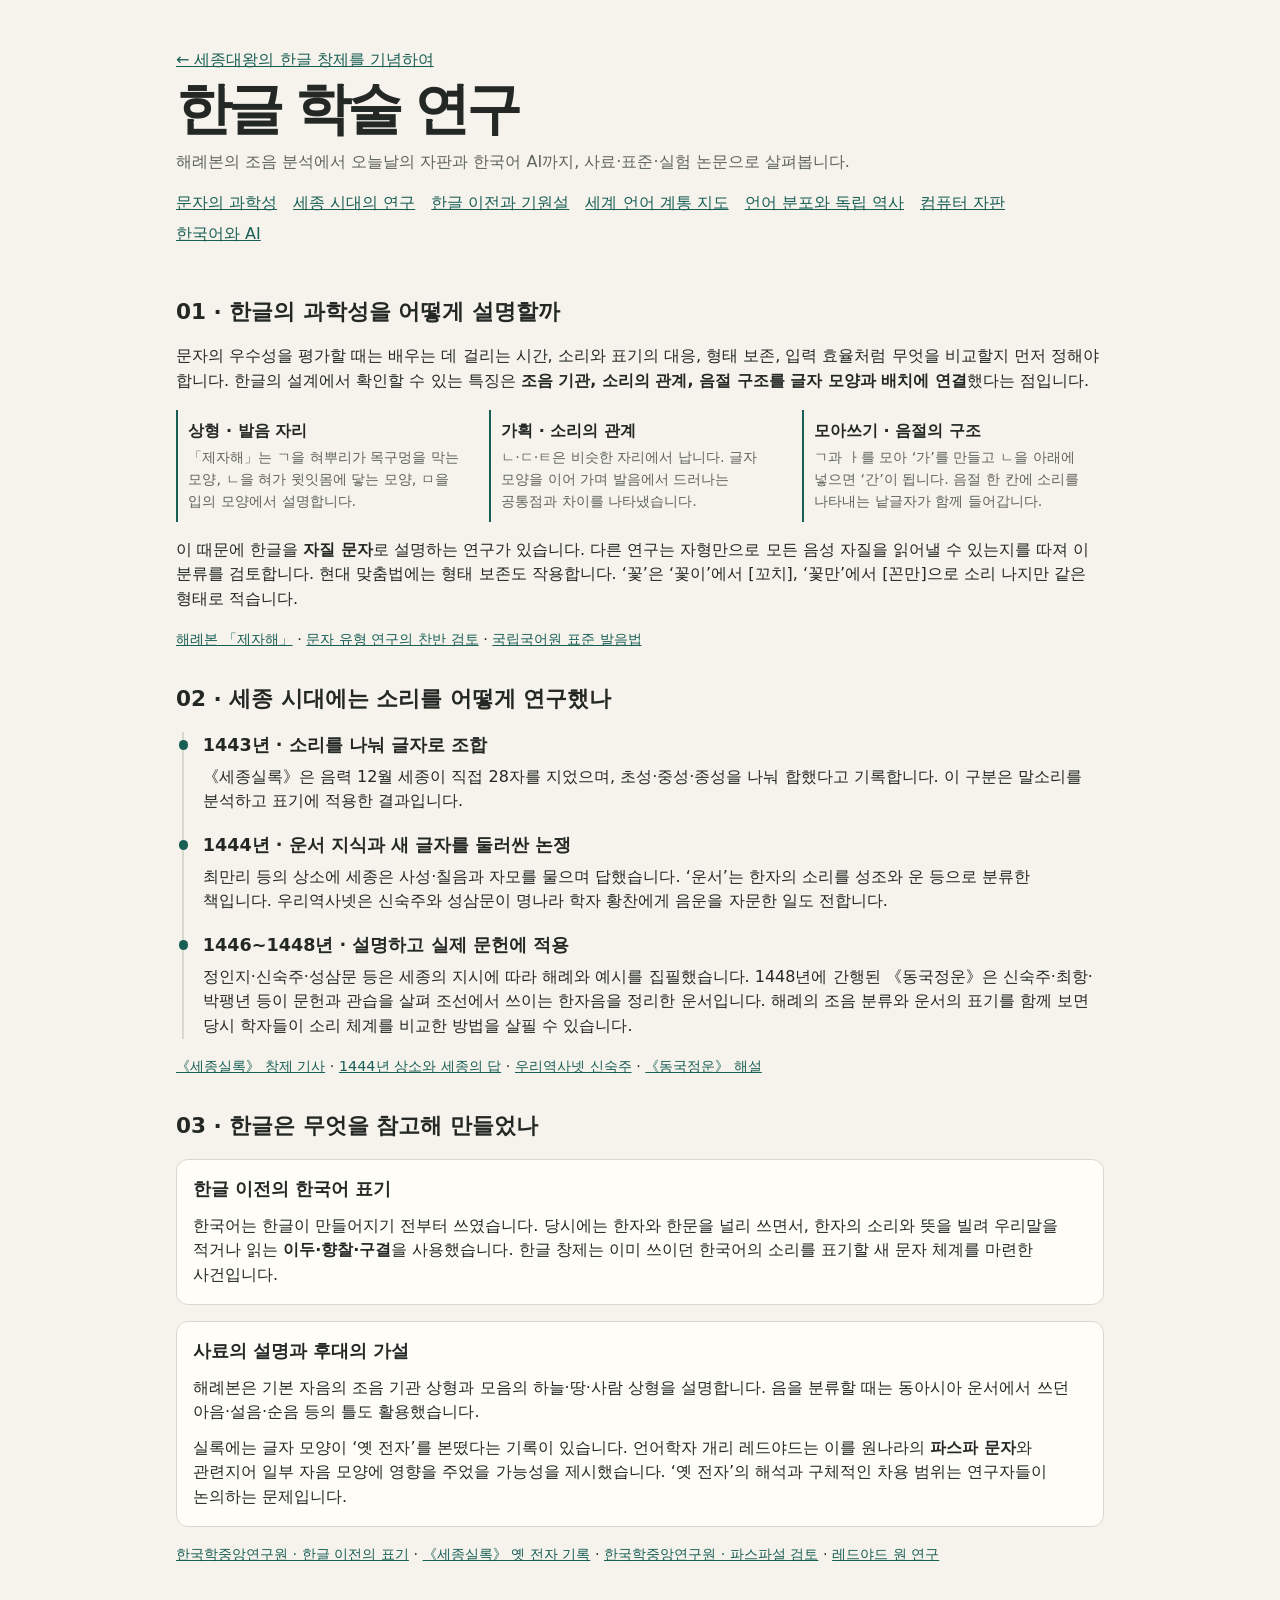
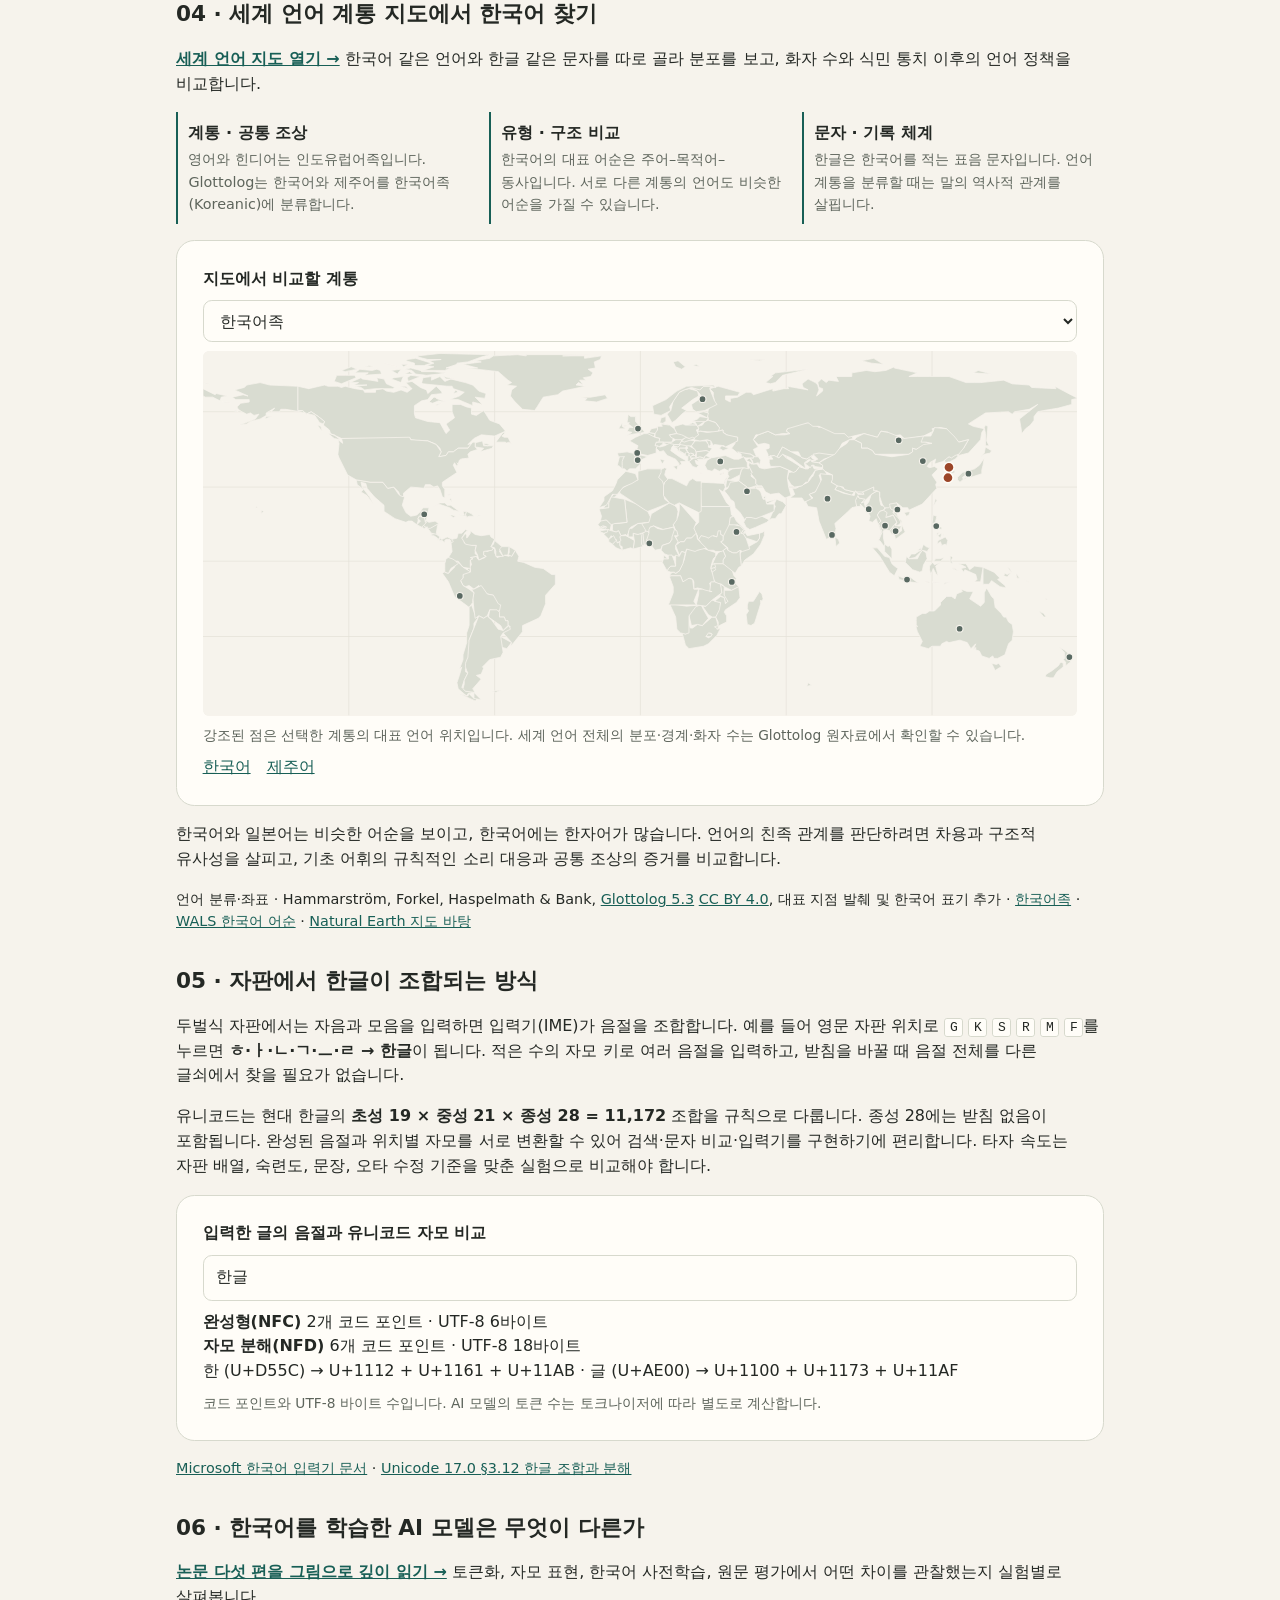
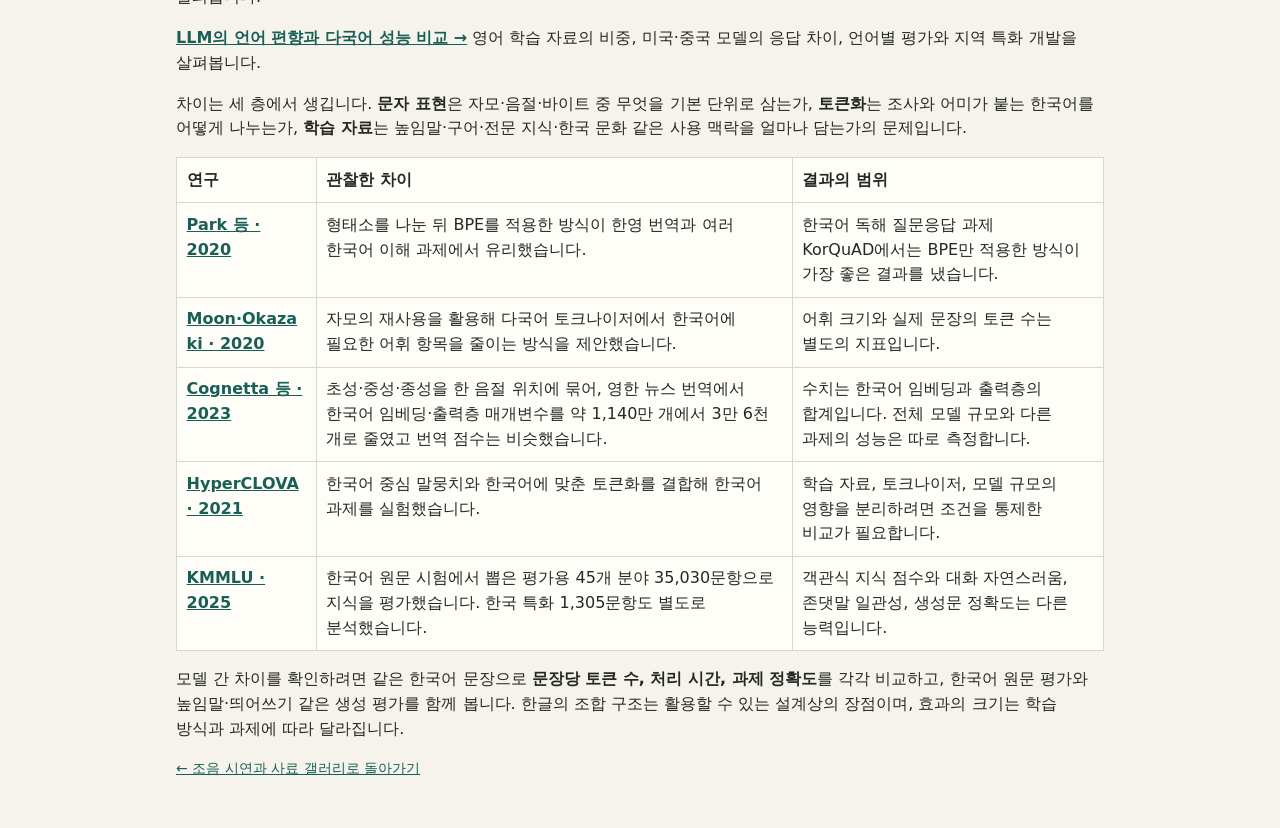
<file: research.html>
<!doctype html>
<html lang="ko">
<head>
  <meta charset="utf-8">
  <meta name="viewport" content="width=device-width, initial-scale=1">
  <meta name="description" content="훈민정음의 설계, 세종 시대의 음운 연구, 한국어의 계통, 한글 입력과 한국어 AI 연구를 원전과 논문으로 살펴봅니다.">
  <title>한글 학술 연구 · 세종대왕의 한글 창제를 기념하여</title>
  <link rel="stylesheet" href="styles.css">
  <script defer src="research.js"></script>
</head>
<body>
<main class="research">
  <header>
    <a href="index.html">← 세종대왕의 한글 창제를 기념하여</a>
    <h1>한글 학술 연구</h1>
    <p class="intro">해례본의 조음 분석에서 오늘날의 자판과 한국어 AI까지, 사료·표준·실험 논문으로 살펴봅니다.</p>
    <nav class="page-nav" aria-label="학술 연구 목차">
      <a href="#design">문자의 과학성</a><a href="#sejong">세종 시대의 연구</a><a href="#origins">한글 이전과 기원설</a><a href="#families">세계 언어 계통 지도</a><a href="atlas.html">언어 분포와 독립 역사</a><a href="#keyboard">컴퓨터 자판</a><a href="#ai">한국어와 AI</a>
    </nav>
  </header>

  <section class="principles" aria-labelledby="design">
    <h2 id="design">01 · 한글의 과학성을 어떻게 설명할까</h2>
    <p>문자의 우수성을 평가할 때는 배우는 데 걸리는 시간, 소리와 표기의 대응, 형태 보존, 입력 효율처럼 무엇을 비교할지 먼저 정해야 합니다. 한글의 설계에서 확인할 수 있는 특징은 <strong>조음 기관, 소리의 관계, 음절 구조를 글자 모양과 배치에 연결</strong>했다는 점입니다.</p>
    <dl class="letter-families research-list">
      <div><dt>상형 · 발음 자리</dt><dd>「제자해」는 ㄱ을 혀뿌리가 목구멍을 막는 모양, ㄴ을 혀가 윗잇몸에 닿는 모양, ㅁ을 입의 모양에서 설명합니다.</dd></div>
      <div><dt>가획 · 소리의 관계</dt><dd>ㄴ·ㄷ·ㅌ은 비슷한 자리에서 납니다. 글자 모양을 이어 가며 발음에서 드러나는 공통점과 차이를 나타냈습니다.</dd></div>
      <div><dt>모아쓰기 · 음절의 구조</dt><dd>ㄱ과 ㅏ를 모아 ‘가’를 만들고 ㄴ을 아래에 넣으면 ‘간’이 됩니다. 음절 한 칸에 소리를 나타내는 낱글자가 함께 들어갑니다.</dd></div>
    </dl>
    <p>이 때문에 한글을 <strong>자질 문자</strong>로 설명하는 연구가 있습니다. 다른 연구는 자형만으로 모든 음성 자질을 읽어낼 수 있는지를 따져 이 분류를 검토합니다. 현대 맞춤법에는 형태 보존도 작용합니다. ‘꽃’은 ‘꽃이’에서 [꼬치], ‘꽃만’에서 [꼰만]으로 소리 나지만 같은 형태로 적습니다.</p>
    <p class="sources"><a href="https://kyudb.snu.ac.kr/book/view.do?book_cd=GG43224_00">해례본 「제자해」</a> · <a href="https://scholar.korea.ac.kr/item/ec187324-ed9b-421a-b2a2-df9120fc5ddc">문자 유형 연구의 찬반 검토</a> · <a href="https://www.korean.go.kr/front/page/pageView.do?page_id=P000098">국립국어원 표준 발음법</a></p>
  </section>

  <section class="principles" aria-labelledby="sejong">
    <h2 id="sejong">02 · 세종 시대에는 소리를 어떻게 연구했나</h2>
    <ol class="timeline">
      <li><h3>1443년 · 소리를 나눠 글자로 조합</h3><p>《세종실록》은 음력 12월 세종이 직접 28자를 지었으며, 초성·중성·종성을 나눠 합했다고 기록합니다. 이 구분은 말소리를 분석하고 표기에 적용한 결과입니다.</p></li>
      <li><h3>1444년 · 운서 지식과 새 글자를 둘러싼 논쟁</h3><p>최만리 등의 상소에 세종은 사성·칠음과 자모를 물으며 답했습니다. ‘운서’는 한자의 소리를 성조와 운 등으로 분류한 책입니다. 우리역사넷은 신숙주와 성삼문이 명나라 학자 황찬에게 음운을 자문한 일도 전합니다.</p></li>
      <li><h3>1446~1448년 · 설명하고 실제 문헌에 적용</h3><p>정인지·신숙주·성삼문 등은 세종의 지시에 따라 해례와 예시를 집필했습니다. 1448년에 간행된 《동국정운》은 신숙주·최항·박팽년 등이 문헌과 관습을 살펴 조선에서 쓰이는 한자음을 정리한 운서입니다. 해례의 조음 분류와 운서의 표기를 함께 보면 당시 학자들이 소리 체계를 비교한 방법을 살필 수 있습니다.</p></li>
    </ol>
    <p class="sources"><a href="https://sillok.history.go.kr/id/wda_12512030_002">《세종실록》 창제 기사</a> · <a href="https://sillok.history.go.kr/popup/print.do?gubun=kor&amp;id=kda_12602020_001">1444년 상소와 세종의 답</a> · <a href="https://contents.history.go.kr/mobile/kc/view.do?levelId=kc_n306600">우리역사넷 신숙주</a> · <a href="https://contents.history.go.kr/mobile/kc/view.do?code=kc_age_30&amp;levelId=kc_r300330">《동국정운》 해설</a></p>
  </section>

  <section class="principles" aria-labelledby="origins">
    <h2 id="origins">03 · 한글은 무엇을 참고해 만들었나</h2>
    <article>
      <h3>한글 이전의 한국어 표기</h3>
      <p>한국어는 한글이 만들어지기 전부터 쓰였습니다. 당시에는 한자와 한문을 널리 쓰면서, 한자의 소리와 뜻을 빌려 우리말을 적거나 읽는 <strong>이두·향찰·구결</strong>을 사용했습니다. 한글 창제는 이미 쓰이던 한국어의 소리를 표기할 새 문자 체계를 마련한 사건입니다.</p>
    </article>
    <article>
      <h3>사료의 설명과 후대의 가설</h3>
      <p>해례본은 기본 자음의 조음 기관 상형과 모음의 하늘·땅·사람 상형을 설명합니다. 음을 분류할 때는 동아시아 운서에서 쓰던 아음·설음·순음 등의 틀도 활용했습니다.</p>
      <p>실록에는 글자 모양이 ‘옛 전자’를 본떴다는 기록이 있습니다. 언어학자 개리 레드야드는 이를 원나라의 <strong>파스파 문자</strong>와 관련지어 일부 자음 모양에 영향을 주었을 가능성을 제시했습니다. ‘옛 전자’의 해석과 구체적인 차용 범위는 연구자들이 논의하는 문제입니다.</p>
    </article>
    <p class="sources"><a href="https://encykorea.aks.ac.kr/Article/E0006401">한국학중앙연구원 · 한글 이전의 표기</a> · <a href="https://sillok.history.go.kr/id/wda_12512030_002">《세종실록》 옛 전자 기록</a> · <a href="https://www.aks.ac.kr/ikorea/upload/intl/korean/UserFiles/UKS1_Hangeul_eng.pdf">한국학중앙연구원 · 파스파설 검토</a> · <a href="https://books.google.com/books/about/The_Korean_Language_Reform_of_1446.html?id=1bELAQAAMAAJ">레드야드 원 연구</a></p>
  </section>

  <section class="principles" aria-labelledby="families">
    <h2 id="families">04 · 세계 언어 계통 지도에서 한국어 찾기</h2>
    <p><a href="atlas.html"><strong>세계 언어 지도 열기 →</strong></a> 한국어 같은 언어와 한글 같은 문자를 따로 골라 분포를 보고, 화자 수와 식민 통치 이후의 언어 정책을 비교합니다.</p>
    <dl class="letter-families research-list">
      <div><dt>계통 · 공통 조상</dt><dd>영어와 힌디어는 인도유럽어족입니다. Glottolog는 한국어와 제주어를 한국어족(Koreanic)에 분류합니다.</dd></div>
      <div><dt>유형 · 구조 비교</dt><dd>한국어의 대표 어순은 주어–목적어–동사입니다. 서로 다른 계통의 언어도 비슷한 어순을 가질 수 있습니다.</dd></div>
      <div><dt>문자 · 기록 체계</dt><dd>한글은 한국어를 적는 표음 문자입니다. 언어 계통을 분류할 때는 말의 역사적 관계를 살핍니다.</dd></div>
    </dl>
    <div class="studio research-widget">
      <label for="language-family">지도에서 비교할 계통</label>
      <select id="language-family" data-family></select>
      <svg class="language-map" viewBox="0 0 720 300" role="img" aria-labelledby="language-map-title language-map-desc">
        <title id="language-map-title">세계 언어 계통 대표 위치 지도</title>
        <desc id="language-map-desc">선택한 계통의 대표 언어 지점을 강조합니다. 지도 아래에서 선택한 언어 이름을 읽을 수 있습니다.</desc>
        <image href="research-map.svg" width="720" height="300" aria-hidden="true"/>
        <g data-language-points aria-hidden="true"></g>
      </svg>
      <p class="source-note">강조된 점은 선택한 계통의 대표 언어 위치입니다. 세계 언어 전체의 분포·경계·화자 수는 Glottolog 원자료에서 확인할 수 있습니다.</p>
      <ul class="language-selection" data-family-description aria-live="polite"></ul>
    </div>
    <p>한국어와 일본어는 비슷한 어순을 보이고, 한국어에는 한자어가 많습니다. 언어의 친족 관계를 판단하려면 차용과 구조적 유사성을 살피고, 기초 어휘의 규칙적인 소리 대응과 공통 조상의 증거를 비교합니다.</p>
    <p class="sources">언어 분류·좌표 · Hammarström, Forkel, Haspelmath &amp; Bank, <a href="https://glottolog.org/download">Glottolog 5.3</a> <a href="https://creativecommons.org/licenses/by/4.0/">CC BY 4.0</a>, 대표 지점 발췌 및 한국어 표기 추가 · <a href="https://glottolog.org/resource/languoid/id/kore1284">한국어족</a> · <a href="https://wals.info/values/81A-kor">WALS 한국어 어순</a> · <a href="https://www.naturalearthdata.com/about/terms-of-use/">Natural Earth 지도 바탕</a></p>
  </section>

  <section class="principles" aria-labelledby="keyboard">
    <h2 id="keyboard">05 · 자판에서 한글이 조합되는 방식</h2>
    <p>두벌식 자판에서는 자음과 모음을 입력하면 입력기(IME)가 음절을 조합합니다. 예를 들어 영문 자판 위치로 <kbd>G</kbd> <kbd>K</kbd> <kbd>S</kbd> <kbd>R</kbd> <kbd>M</kbd> <kbd>F</kbd>를 누르면 <strong>ㅎ·ㅏ·ㄴ·ㄱ·ㅡ·ㄹ → 한글</strong>이 됩니다. 적은 수의 자모 키로 여러 음절을 입력하고, 받침을 바꿀 때 음절 전체를 다른 글쇠에서 찾을 필요가 없습니다.</p>
    <p>유니코드는 현대 한글의 <strong>초성 19 × 중성 21 × 종성 28 = 11,172</strong> 조합을 규칙으로 다룹니다. 종성 28에는 받침 없음이 포함됩니다. 완성된 음절과 위치별 자모를 서로 변환할 수 있어 검색·문자 비교·입력기를 구현하기에 편리합니다. 타자 속도는 자판 배열, 숙련도, 문장, 오타 수정 기준을 맞춘 실험으로 비교해야 합니다.</p>
    <div class="studio research-widget">
      <label for="research-text">입력한 글의 음절과 유니코드 자모 비교</label>
      <input id="research-text" type="text" maxlength="100" value="한글" spellcheck="false" autocomplete="off">
      <div class="unicode-results" aria-live="polite">
        <p><strong>완성형(NFC)</strong> <output data-unicode-nfc></output></p>
        <p><strong>자모 분해(NFD)</strong> <output data-unicode-nfd></output></p>
        <p data-unicode-parts></p>
      </div>
      <p class="source-note">코드 포인트와 UTF-8 바이트 수입니다. AI 모델의 토큰 수는 토크나이저에 따라 별도로 계산합니다.</p>
    </div>
    <p class="sources"><a href="https://learn.microsoft.com/en-us/globalization/input/korean-ime">Microsoft 한국어 입력기 문서</a> · <a href="https://www.unicode.org/versions/Unicode17.0.0/core-spec/chapter-3/">Unicode 17.0 §3.12 한글 조합과 분해</a></p>
  </section>

  <section class="principles" aria-labelledby="ai">
    <h2 id="ai">06 · 한국어를 학습한 AI 모델은 무엇이 다른가</h2>
    <p><a href="ai-research.html"><strong>논문 다섯 편을 그림으로 깊이 읽기 →</strong></a> 토큰화, 자모 표현, 한국어 사전학습, 원문 평가에서 어떤 차이를 관찰했는지 실험별로 살펴봅니다.</p>
    <p><a href="language-bias.html"><strong>LLM의 언어 편향과 다국어 성능 비교 →</strong></a> 영어 학습 자료의 비중, 미국·중국 모델의 응답 차이, 언어별 평가와 지역 특화 개발을 살펴봅니다.</p>
    <p>차이는 세 층에서 생깁니다. <strong>문자 표현</strong>은 자모·음절·바이트 중 무엇을 기본 단위로 삼는가, <strong>토큰화</strong>는 조사와 어미가 붙는 한국어를 어떻게 나누는가, <strong>학습 자료</strong>는 높임말·구어·전문 지식·한국 문화 같은 사용 맥락을 얼마나 담는가의 문제입니다.</p>
    <div class="research-table-wrap">
      <table class="research-table" role="table" aria-label="한국어 인공지능 연구 비교">
        <thead><tr><th scope="col">연구</th><th scope="col">관찰한 차이</th><th scope="col">결과의 범위</th></tr></thead>
        <tbody>
          <tr><th scope="row"><a href="https://aclanthology.org/2020.aacl-main.17/">Park 등 · 2020</a></th><td>형태소를 나눈 뒤 BPE를 적용한 방식이 한영 번역과 여러 한국어 이해 과제에서 유리했습니다.</td><td>한국어 독해 질문응답 과제 KorQuAD에서는 BPE만 적용한 방식이 가장 좋은 결과를 냈습니다.</td></tr>
          <tr><th scope="row"><a href="https://aclanthology.org/2020.lrec-1.429/">Moon·Okazaki · 2020</a></th><td>자모의 재사용을 활용해 다국어 토크나이저에서 한국어에 필요한 어휘 항목을 줄이는 방식을 제안했습니다.</td><td>어휘 크기와 실제 문장의 토큰 수는 별도의 지표입니다.</td></tr>
          <tr><th scope="row"><a href="https://aclanthology.org/2023.eacl-main.172/">Cognetta 등 · 2023</a></th><td>초성·중성·종성을 한 음절 위치에 묶어, 영한 뉴스 번역에서 한국어 임베딩·출력층 매개변수를 약 1,140만 개에서 3만 6천 개로 줄였고 번역 점수는 비슷했습니다.</td><td>수치는 한국어 임베딩과 출력층의 합계입니다. 전체 모델 규모와 다른 과제의 성능은 따로 측정합니다.</td></tr>
          <tr><th scope="row"><a href="https://aclanthology.org/2021.emnlp-main.274/">HyperCLOVA · 2021</a></th><td>한국어 중심 말뭉치와 한국어에 맞춘 토큰화를 결합해 한국어 과제를 실험했습니다.</td><td>학습 자료, 토크나이저, 모델 규모의 영향을 분리하려면 조건을 통제한 비교가 필요합니다.</td></tr>
          <tr><th scope="row"><a href="https://aclanthology.org/2025.naacl-long.206/">KMMLU · 2025</a></th><td>한국어 원문 시험에서 뽑은 평가용 45개 분야 35,030문항으로 지식을 평가했습니다. 한국 특화 1,305문항도 별도로 분석했습니다.</td><td>객관식 지식 점수와 대화 자연스러움, 존댓말 일관성, 생성문 정확도는 다른 능력입니다.</td></tr>
        </tbody>
      </table>
    </div>
    <p>모델 간 차이를 확인하려면 같은 한국어 문장으로 <strong>문장당 토큰 수, 처리 시간, 과제 정확도</strong>를 각각 비교하고, 한국어 원문 평가와 높임말·띄어쓰기 같은 생성 평가를 함께 봅니다. 한글의 조합 구조는 활용할 수 있는 설계상의 장점이며, 효과의 크기는 학습 방식과 과제에 따라 달라집니다.</p>
  </section>

  <footer><a href="index.html">← 조음 시연과 사료 갤러리로 돌아가기</a></footer>
</main>
</body>
</html>
</file>
<file: styles.css>
:root {
  color-scheme: light dark;
  --background: light-dark(#f6f3ec, #201c19);
  --foreground: light-dark(#242824, #f1e9dd);
  --panel: light-dark(#fffdf8, #2a2420);
  --muted: light-dark(#5e655c, #c3b9aa);
  --edge: light-dark(#d7d9cd, #564a40);
  --red: light-dark(#a85860, #b96d73);
  --orange: light-dark(#c6a78e, #b48b74);
  --viz-series-1: light-dark(#185f56, #85d6bd);
  --viz-series-2: light-dark(#9d551a, #f2bb77);
  font-family: system-ui, 'Malgun Gothic', sans-serif;
  color: var(--foreground);
  background: var(--background);
  line-height: 1.55;
}
* { box-sizing: border-box; }
[hidden] { display: none !important; }
body { margin: 0; }
main { max-width: 64rem; margin: 0 auto; padding: clamp(1rem, 4vw, 3rem); }
header { margin-bottom: 1.5rem; }
h1, h2, h3, p, figure { margin: 0; }
h2 { font-size: 1.35rem; }
h3 { font-size: 1.1rem; }
h1 { font-size: clamp(2.1rem, 6vw, 3.5rem); letter-spacing: -.075em; line-height: 1.12; margin-block: .35rem .55rem; }
.title-row { display: grid; grid-template-columns: minmax(0, 1fr) auto; align-items: center; gap: clamp(.6rem, 2vw, 1rem); }
.title-row h1 { word-break: keep-all; overflow-wrap: anywhere; }
.title-image { display: block; width: clamp(3.25rem, 9vw, 5.5rem); height: auto; aspect-ratio: 1; object-fit: contain; }
.intro, .legend, figcaption, footer, [data-shot], .status { color: var(--muted); }
.prologue { display: grid; gap: .6rem; padding: clamp(.9rem, 3vw, 1.6rem); border: 1px solid var(--edge); border-radius: .9rem; background: var(--panel); }
.old-hangul { margin: 0; color: var(--viz-series-1); font-family: 'Noto Serif CJK KR', 'Malgun Gothic', serif; font-size: clamp(1.1rem, 4vw, 1.8rem); line-height: 1.65; overflow-wrap: anywhere; }
.source-note { color: var(--muted); font-size: .86rem; }
.page-nav { display: flex; flex-wrap: wrap; gap: .4rem 1rem; padding-block: 1rem; }
.studio { display: grid; gap: .85rem; border: 1px solid var(--edge); border-radius: 1.15rem; padding: clamp(.85rem, 3vw, 1.6rem); background: var(--panel); }
.input-line { font-weight: 650; }
button, input, select { font: inherit; }
button, input[type='text'], select { border: 1px solid var(--edge); color: inherit; border-radius: .55rem; background: var(--panel); }
input[type='text'], select { width: 100%; min-width: 0; padding: .6rem .8rem; }
button { min-height: 2.75rem; padding: .45rem .85rem; cursor: pointer; }
button.primary { background: var(--viz-series-1); color: light-dark(#fff, #102f28); border-color: transparent; font-weight: 700; }
button[aria-pressed='true'] { color: var(--viz-series-1); border-color: currentColor; font-weight: 700; }
button:disabled { opacity: .48; cursor: default; }
:focus-visible { outline: 2px solid var(--viz-series-1); outline-offset: 3px; }
input[type='range'] { width: 100%; margin: 0; accent-color: var(--viz-series-1); }
.reading { min-height: 1.55em; color: var(--viz-series-1); overflow-wrap: anywhere; }
.lesson-controls { display: grid; gap: .4rem; }
.lesson-controls select { margin-top: .35rem; }
.transport, .inspect, .actions, .legend { display: flex; align-items: end; flex-wrap: wrap; gap: .6rem 1rem; }
.transport { justify-content: space-between; }
.speed { display: grid; gap: .25rem; flex: 0 1 14rem; }
.speed span { display: flex; justify-content: space-between; gap: 1rem; }
.views { display: grid; grid-template-columns: minmax(0, 3fr) minmax(0, 1fr); gap: .5rem; background: var(--background); border-radius: .65rem; }
.viewport { display: grid; text-align: center; min-width: 0; }
canvas { display: block; width: 100%; height: clamp(145px, 32vw, 300px); }
[data-mouth] { cursor: grab; touch-action: none; }
[data-mouth].is-dragging { cursor: grabbing; }
figcaption { padding: .25rem .1rem .55rem; font-size: .85rem; }
.cinema-caption { display: none; }
.blender-face-view { display: none; margin: 0; overflow: hidden; border: 1px solid #2f555e; border-radius: .8rem; background: #05090d; }
.blender-face-view model-viewer { display: block; width: 100%; height: min(62vh, 46rem); background: radial-gradient(circle at 50% 30%, #18333c 0, #05090d 70%); }
.blender-face-view figcaption { padding: .65rem .8rem; color: #c9dbd9; background: #0d181a; }
#hangul-articulation.cinema-mode { max-width: none; min-height: 100vh; padding: clamp(.75rem, 2vw, 1.5rem); background: #101817; color: #f4f0e8; }
#hangul-articulation.cinema-mode > :not(.studio) { display: none; }
#hangul-articulation.cinema-mode .studio { min-height: calc(100vh - clamp(1.5rem, 4vw, 3rem)); grid-template-rows: auto auto auto minmax(0, 1fr) auto auto; border-color: #35514b; background: #172321; }
#hangul-articulation.cinema-mode .views { position: relative; min-height: 0; grid-template-columns: minmax(0, 1fr); gap: .75rem; padding: .65rem; background: radial-gradient(circle at 52% 45%, #122b33 0, #05090d 70%); }
#hangul-articulation.cinema-mode .viewport:first-child { grid-row: 1; }
#hangul-articulation.cinema-mode .viewport:last-of-type { display: none; }
#hangul-articulation.cinema-mode canvas { height: min(62vh, 46rem); }
#hangul-articulation.cinema-mode .cinema-caption { position: absolute; z-index: 2; left: 1.4rem; bottom: 1.25rem; display: grid; gap: .15rem; max-width: min(70%, 38rem); padding: .65rem .8rem; border-left: 3px solid #85d6bd; background: rgb(10 18 16 / .74); color: #f4f0e8; pointer-events: none; }
#hangul-articulation.cinema-mode .cinema-caption strong { font-size: clamp(1.1rem, 2.4vw, 1.75rem); }
#hangul-articulation.cinema-mode .cinema-caption span { color: #c8d7d0; font-size: .83rem; }
#hangul-articulation.cinema-mode .stage, #hangul-articulation.cinema-mode .legend { display: none; }
#hangul-articulation.cinema-mode [data-views] { display: grid !important; margin-top: .75rem; }
#hangul-articulation.cinema-mode .blender-face-view { display: block; }
.stage { width: 100%; max-height: 18rem; }
.anatomy, .tongue, .air, .focus { vector-effect: non-scaling-stroke; stroke-width: 1.6; }
.anatomy { fill: none; stroke: var(--muted); }
.tongue { fill: color-mix(in srgb, var(--red) 35%, transparent); stroke: var(--red); }
.air { fill: none; stroke: var(--viz-series-2); stroke-dasharray: 5 4; }
.focus { fill: none; stroke: var(--viz-series-1); }
.legend, .status, [data-shot], footer { font-size: .88rem; }
.legend span { display: inline-flex; align-items: center; gap: .35rem; }
.legend i { width: .7rem; height: .7rem; border-radius: 50%; display: inline-block; }
.position { border: 2px solid var(--viz-series-1); }
.flow { background: var(--viz-series-2); }
.selector { min-width: min(100%, 12rem); }
.seek { display: grid; flex: 1 1 12rem; gap: .25rem; padding-bottom: .25rem; font-variant-numeric: tabular-nums; }
.cue { min-height: 4.6em; padding-top: .65rem; border-top: 1px solid var(--edge); }
[data-syllable] { font-weight: 700; }
.principles { display: grid; gap: 1rem; margin-top: 2rem; }
.principles article { display: grid; gap: .65rem; padding: 1rem; background: var(--panel); border: 1px solid var(--edge); border-radius: .75rem; }
.letter-families { display: grid; grid-template-columns: repeat(auto-fit, minmax(9.6rem, 1fr)); gap: .65rem; margin: 0; }
.letter-families div { padding: .55rem .65rem; border-left: 2px solid var(--viz-series-1); }
.letter-families dt { font-weight: 750; }
.letter-families dd { margin: .15rem 0 0; color: var(--muted); font-size: .9rem; }
.sources { font-size: .9rem; }
.timeline { margin: 0 0 0 .4rem; padding: 0 0 0 1.15rem; border-left: 2px solid var(--edge); list-style: none; }
.timeline li { position: relative; display: grid; gap: .35rem; margin-block: 0 1.1rem; }
.timeline li:last-child { margin-bottom: 0; }
.timeline li::before { position: absolute; top: .52rem; left: -1.5rem; width: .6rem; height: .6rem; border-radius: 50%; background: var(--viz-series-1); content: ''; }
.gallery-grid { display: grid; grid-template-columns: repeat(auto-fit, minmax(min(100%, 16rem), 1fr)); gap: .85rem; }
.gallery-grid article { grid-template-rows: auto auto auto 1fr auto; align-content: start; word-break: keep-all; overflow-wrap: anywhere; }
.gallery-date { color: var(--viz-series-1); font-size: .86rem; font-weight: 650; }
.gallery-grid figure { min-width: 0; }
.gallery-image { display: block; overflow: hidden; border-radius: .45rem; background: var(--background); }
.gallery-image img { display: block; width: 100%; aspect-ratio: 4 / 3; object-fit: contain; }
.gallery-grid figcaption { padding: .4rem 0 0; }
.gallery-dialog { width: min(92vw, 50rem); max-height: 90vh; padding: .9rem; border: 1px solid var(--edge); border-radius: .75rem; background: var(--panel); color: var(--foreground); }
.gallery-dialog::backdrop { background: rgb(16 20 18 / .78); }
.gallery-dialog img { display: block; width: 100%; height: 60vh; margin-block: .6rem; object-fit: contain; background: var(--background); border-radius: .4rem; }
.gallery-dialog-bar { display: flex; flex-wrap: wrap; align-items: center; gap: .5rem .85rem; }
.gallery-dialog-bar:first-child { justify-content: space-between; }
.gallery-dialog-bar [data-gallery-original] { margin-inline-start: auto; }
.world-stats { display: grid; grid-template-columns: repeat(auto-fit, minmax(10rem, 1fr)); gap: .65rem; margin: 0; }
.world-stats div { padding: .65rem .85rem; border: 1px solid var(--edge); border-radius: .65rem; background: var(--panel); }
.world-stats dt { color: var(--muted); font-size: .9rem; }
.world-stats dd { margin: .1rem 0 0; font-size: 1.35rem; font-weight: 750; }
.world-map { overflow: hidden; background: var(--panel); border: 1px solid var(--edge); border-radius: .7rem; }
.world-map img { display: block; width: 100%; height: auto; }
.world-map figcaption { padding: .55rem .8rem; }
.map-key { display: inline-block; width: .65rem; height: .65rem; margin-inline: .4rem .2rem; border-radius: 50%; }
.map-key.adopted { background: #2c7868; }
.map-key.origin { background: #a85860; }
.country-list summary { width: fit-content; cursor: pointer; color: var(--viz-series-1); font-weight: 650; }
.country-list dl { display: grid; gap: .5rem; margin-block: .6rem 0; }
.country-list dt { font-weight: 650; }
.country-list dd { margin: 0; }
.research header { margin-bottom: 0; }
.research { word-break: keep-all; overflow-wrap: anywhere; }
.research .principles { scroll-margin-top: 1rem; }
.research-list { grid-template-columns: repeat(auto-fit, minmax(min(100%, 14rem), 1fr)); }
.research-widget { gap: .55rem; }
.research-widget label { font-weight: 650; }
.language-map { display: block; width: 100%; height: auto; background: #f6f3ec; border-radius: .4rem; }
.language-map circle { fill: #596962; stroke: #f6f3ec; stroke-width: .9; }
.language-map circle.selected { fill: #9b4528; stroke: #fffdf8; stroke-width: 1.25; }
.language-selection { display: flex; flex-wrap: wrap; gap: .35rem 1rem; list-style: none; margin: 0; padding: 0; }
.unicode-results { overflow-wrap: anywhere; }
.unicode-results output { font-variant-numeric: tabular-nums; }
kbd { padding: .08em .35em; border: 1px solid var(--edge); border-radius: .22em; background: var(--panel); }
.research-table-wrap { overflow-x: auto; }
.research-table { width: 100%; border-collapse: collapse; background: var(--panel); }
.research-table th, .research-table td { padding: .6rem; border: 1px solid var(--edge); text-align: start; vertical-align: top; word-break: keep-all; overflow-wrap: anywhere; }
.research-table th[scope='row'] { min-width: 6rem; }
@media (max-width: 560px) {
  .research-table, .research-table tbody, .research-table tr, .research-table th, .research-table td { display: block; }
  .research-table { background: transparent; }
  .research-table thead { position: absolute; width: 1px; height: 1px; clip-path: inset(50%); overflow: hidden; }
  .research-table tbody { display: grid; gap: .55rem; }
  .research-table tbody tr { padding: .65rem .75rem; background: var(--panel); border: 1px solid var(--edge); border-radius: .55rem; }
  .research-table th, .research-table td { padding: .25rem 0; border: 0; }
  .research-table td:last-child { color: var(--muted); }
}
footer { margin-top: 1rem; }
a { color: var(--viz-series-1); }
@media (max-width: 420px) {
  .actions, .speed, .selector { flex-basis: 100%; }
  .views { grid-template-columns: minmax(0, 2.6fr) minmax(0, 1fr); }
  #hangul-articulation.cinema-mode .views { grid-template-columns: minmax(0, 1fr); }
  #hangul-articulation.cinema-mode canvas { height: 54vh; }
  #hangul-articulation.cinema-mode .cinema-caption { max-width: calc(100% - 2rem); left: 1rem; bottom: 1rem; }
  .blender-face-view model-viewer { height: 54vh; }
}

.atlas { max-width: 72rem; }
.atlas-panel { gap: .8rem; }
.atlas-controls, .atlas-charts { display: grid; gap: .8rem; }
.atlas-controls { grid-template-columns: repeat(auto-fit, minmax(min(100%, 13rem), 1fr)); }
.atlas-charts { grid-template-columns: repeat(2, minmax(0, 1fr)); align-items: start; }
.atlas-controls label, .atlas-country-label { display: grid; gap: .25rem; font-weight: 650; }
.atlas-country-label { justify-self: start; max-width: 100%; }
.atlas select { width: 100%; min-width: 0; font: inherit; color: inherit; background: var(--panel); border: 1px solid var(--edge); padding: .35rem .4rem; border-radius: .35rem; }
.atlas-map { display: block; width: 100%; height: auto; background: #ecf4f7; border: 1px solid var(--edge); border-radius: .55rem; }
.atlas-map-base { fill: #e2e3dc; stroke: #a9b2b5; stroke-width: .55; cursor: pointer; }
.atlas-map-paint, .atlas-map-selection { pointer-events: none; }
.atlas-map-selection { fill: none; stroke: #202f39; stroke-width: 1.4; }
.atlas-legend, .atlas-bars { display: grid; gap: .4rem; margin: 0; padding: 0; list-style: none; }
.atlas-legend { display: flex; flex-wrap: wrap; gap: .35rem .9rem; }
.atlas-legend li { display: flex; align-items: center; gap: .35rem; }
.atlas-swatch { display: inline-block; width: .9rem; height: .9rem; flex: none; border-radius: .2rem; }
.atlas-detail { min-height: 2.4rem; padding: .55rem .7rem; border: 1px solid var(--edge); border-radius: .45rem; }
.atlas-bar { display: grid; grid-template-columns: minmax(4.5rem, 1fr) minmax(3.5rem, 1.7fr) auto; align-items: center; gap: .5rem; font-size: .9rem; }
.atlas-track { display: flex; height: .75rem; overflow: hidden; border-radius: .2rem; background: var(--edge); }
.atlas-track span { height: 100%; }
.speaker-native, .atlas-rank-usage { background: var(--viz-series-1); }
.speaker-second { background: light-dark(#849cbc, #7190ba); }
.atlas-rank-official { background: var(--viz-series-2); }
.atlas-retained { background: #138476; }
.atlas-other { background: #c66224; }
.atlas-history-table caption { text-align: start; font-weight: 700; margin-bottom: .5rem; }
.atlas-history-sources a { display: block; white-space: nowrap; }
.atlas-history-table td p { margin-top: .25rem; }
@media (max-width: 48rem) {
  .atlas-charts { grid-template-columns: 1fr; }
  .atlas-history-sources { display: flex !important; flex-wrap: wrap; gap: .6rem; }
}


.ai-papers { max-width: 72rem; }
.ai-paper { padding-block-end: 1.25rem; border-bottom: 1px solid var(--edge); }
.ai-paper h2 { scroll-margin-top: 1rem; }
.ai-paper-kicker { font-size: .85rem; font-weight: 700; color: var(--muted); margin-bottom: .25rem; }
.ai-paper-grid { display: grid; grid-template-columns: minmax(0, 1fr) minmax(0, 1fr); gap: clamp(1rem, 3vw, 2rem); align-items: start; }
.ai-paper figure { margin: 0; }
.ai-paper img { display: block; width: 100%; height: auto; border-radius: .8rem; }
.ai-paper figcaption { font-size: .86rem; color: var(--muted); padding-top: .4rem; }
.ai-paper dl, .ai-paper dd { margin: 0; }
.ai-paper dl { display: grid; gap: .7rem; }
.ai-paper dt { font-weight: 750; }
@media (max-width: 48rem) {
  .ai-paper-grid { grid-template-columns: minmax(0, 1fr); }
}
@media (max-width: 30rem) {
  .atlas-controls { grid-template-columns: 1fr; }
}

.bias-figure { gap: .65rem; }
.bias-share { display: flex; height: 1.35rem; overflow: hidden; border-radius: .3rem; }
.bias-share span:first-child, .bias-top-score { background: var(--viz-series-1); }
.bias-share span:last-child { background: var(--viz-series-2); }
.bias-share-labels { display: flex; flex-wrap: wrap; justify-content: space-between; gap: .35rem .7rem; }
.bias-controls { display: flex; flex-wrap: wrap; gap: .65rem 1rem; }
.bias-controls label { display: grid; gap: .25rem; font-weight: 650; }
.bias-controls select { padding: .4rem; border: 1px solid var(--edge); border-radius: .35rem; color: inherit; background: var(--panel); font: inherit; }
.bias-bars { margin: 0; padding: 0; list-style: none; display: grid; gap: .45rem; }
.bias-bars li { display: grid; grid-template-columns: minmax(8rem, 1fr) minmax(2rem, 3fr) 4rem; align-items: center; gap: .65rem; }
.bias-bars small { display: block; color: var(--muted); }
.bias-bars strong { text-align: end; font-variant-numeric: tabular-nums; }
.bias-track { height: .8rem; overflow: hidden; border-radius: .2rem; background: var(--edge); }
.bias-track span { display: block; height: 100%; }
.bias-track span:not(.bias-top-score) { background: light-dark(#74899d, #95aec3); }
.bias-steps { padding-inline-start: 1.35rem; margin-block: 0; }
.bias-steps li + li { margin-top: .55rem; }
.ai-papers .research-table caption { text-align: start; margin-bottom: .45rem; font-weight: 700; }
@media (max-width: 26rem) {
  .bias-bars li { grid-template-columns: minmax(7.6rem, 1fr) minmax(1.75rem, 1fr) 3.7rem; gap: .45rem; font-size: .86rem; }
}
</file>
